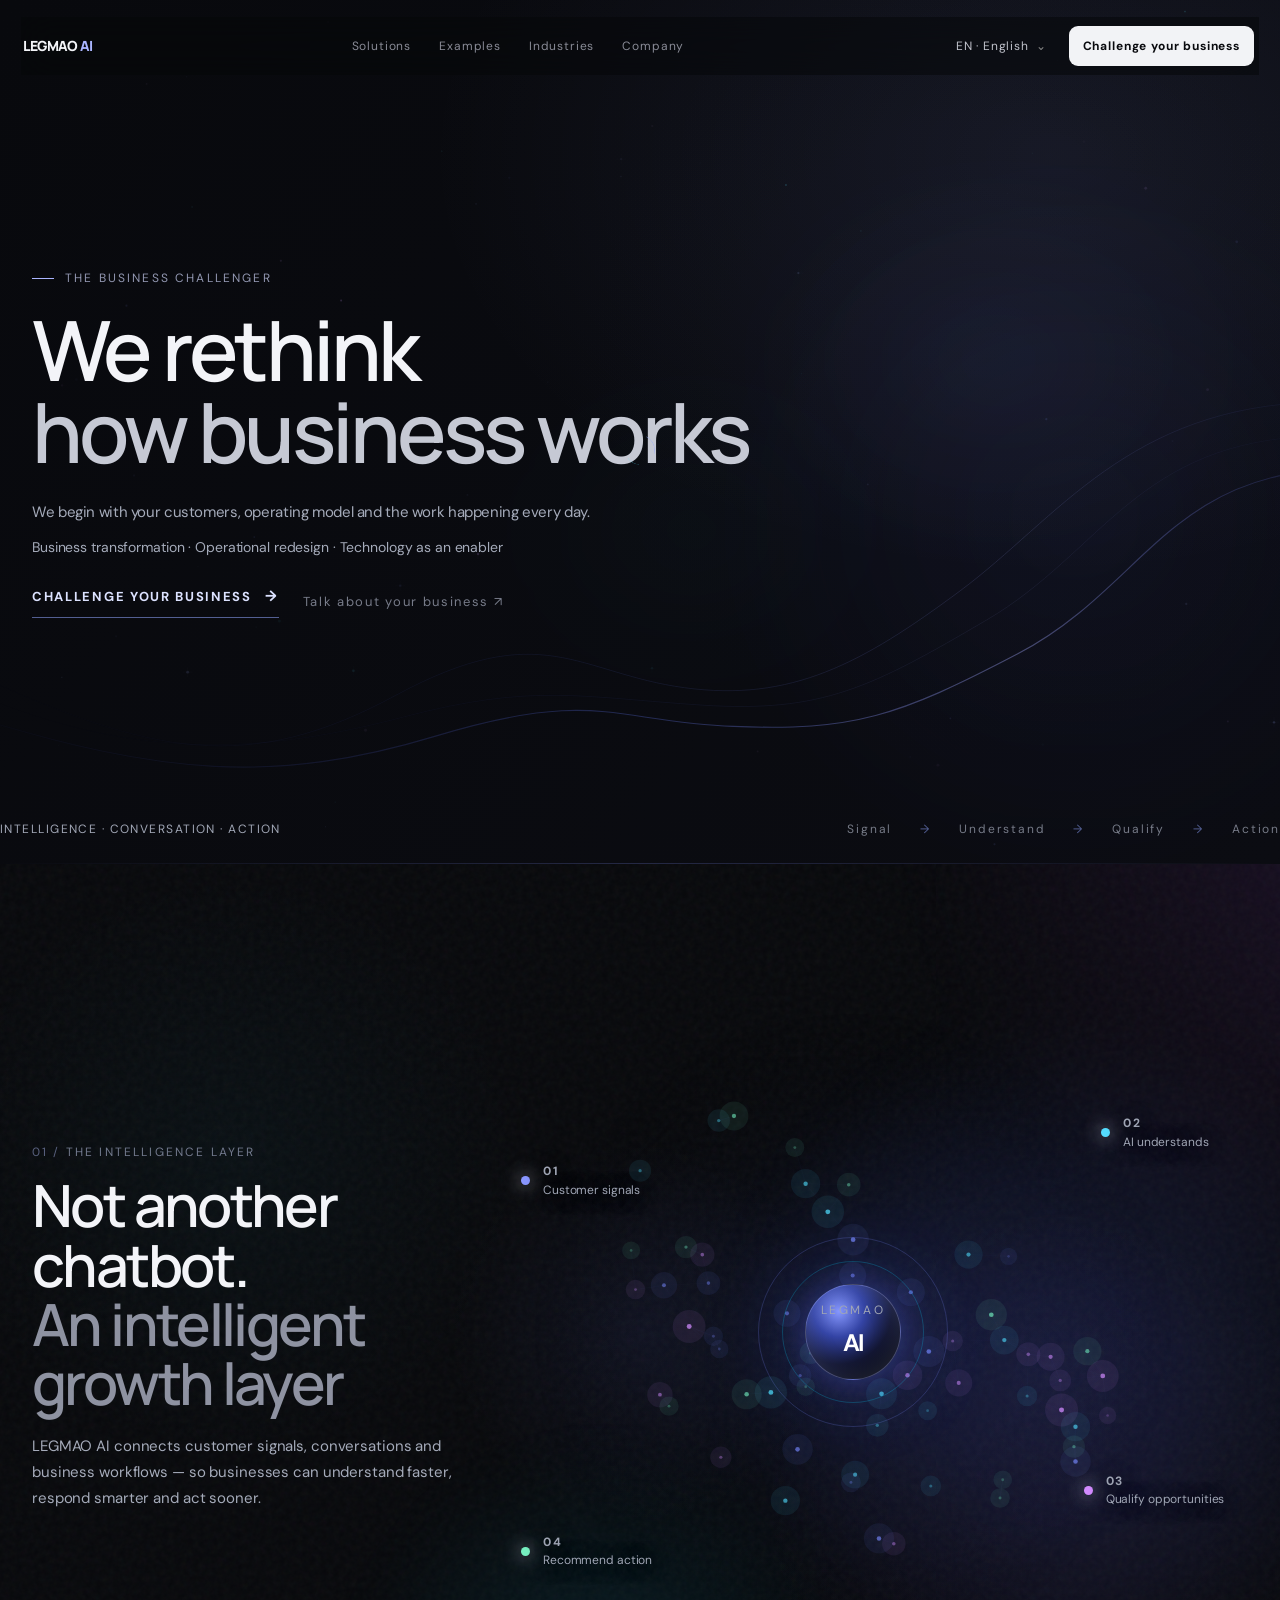
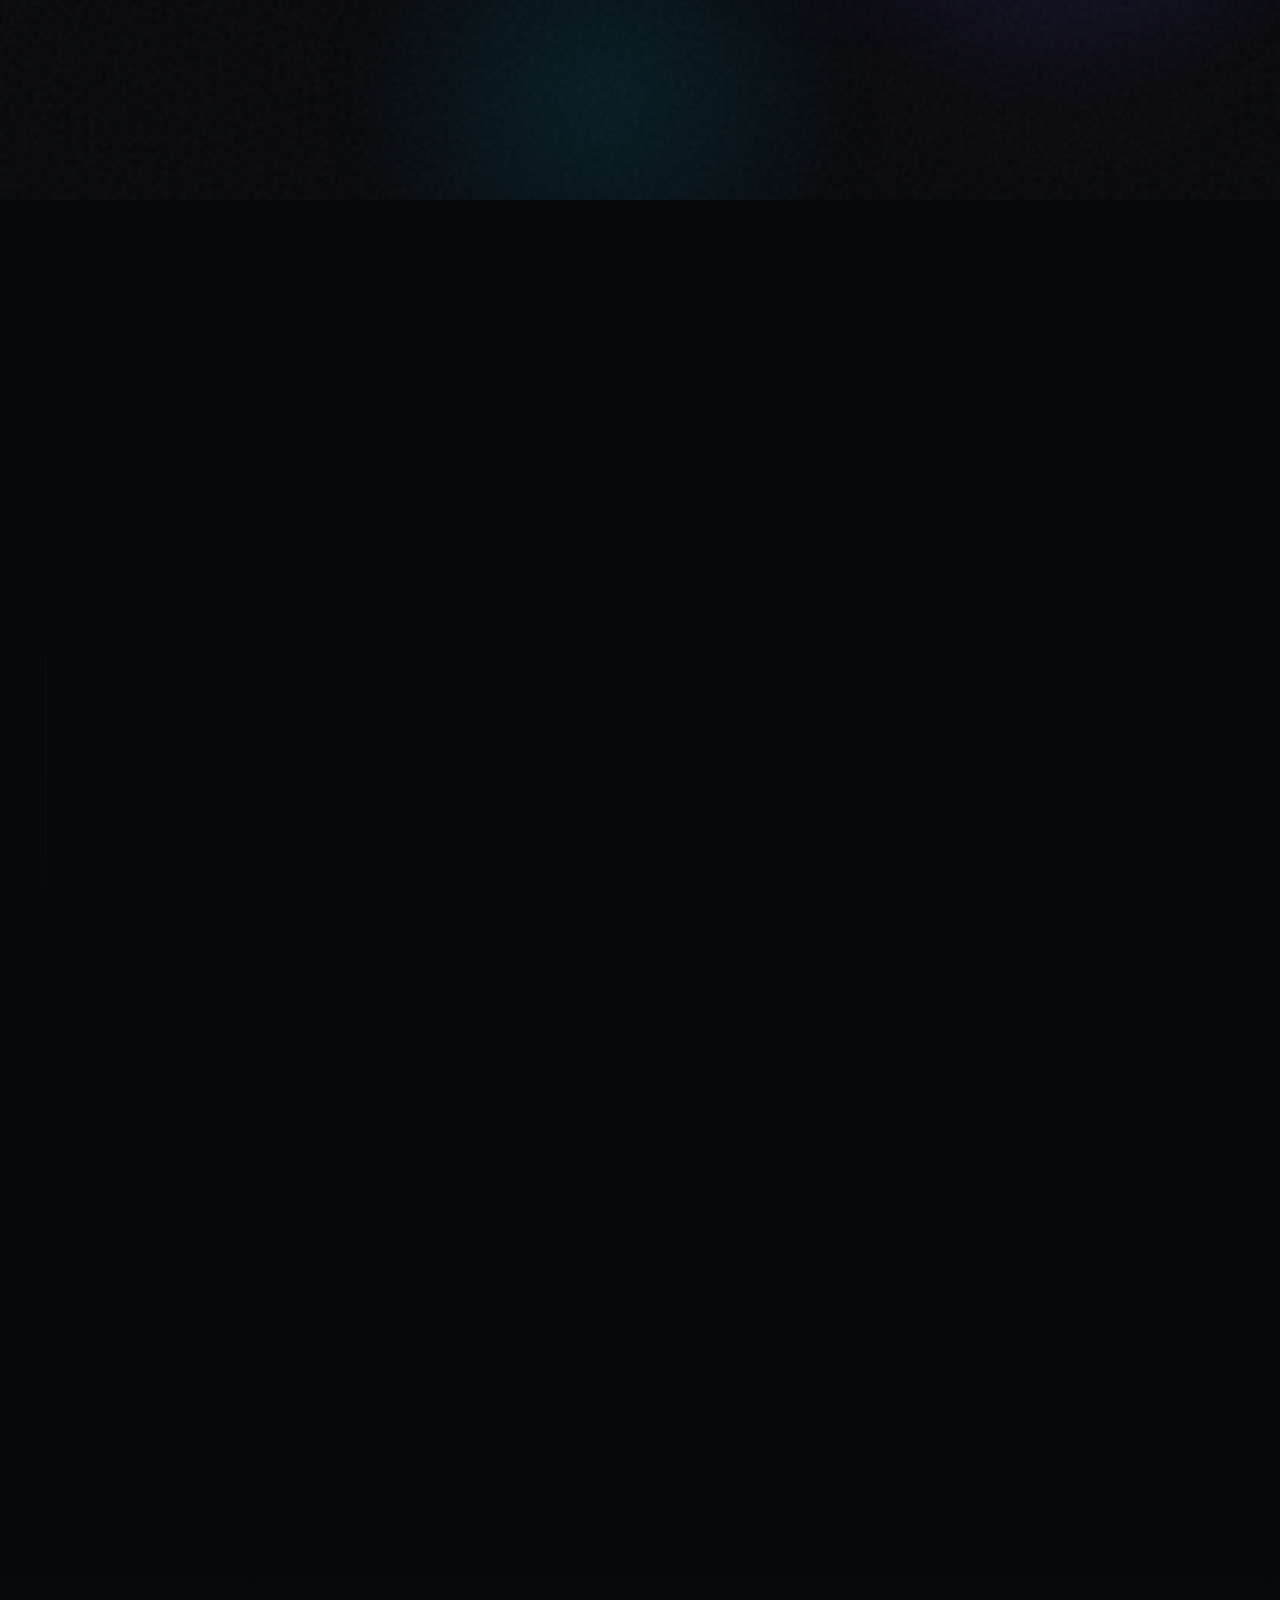
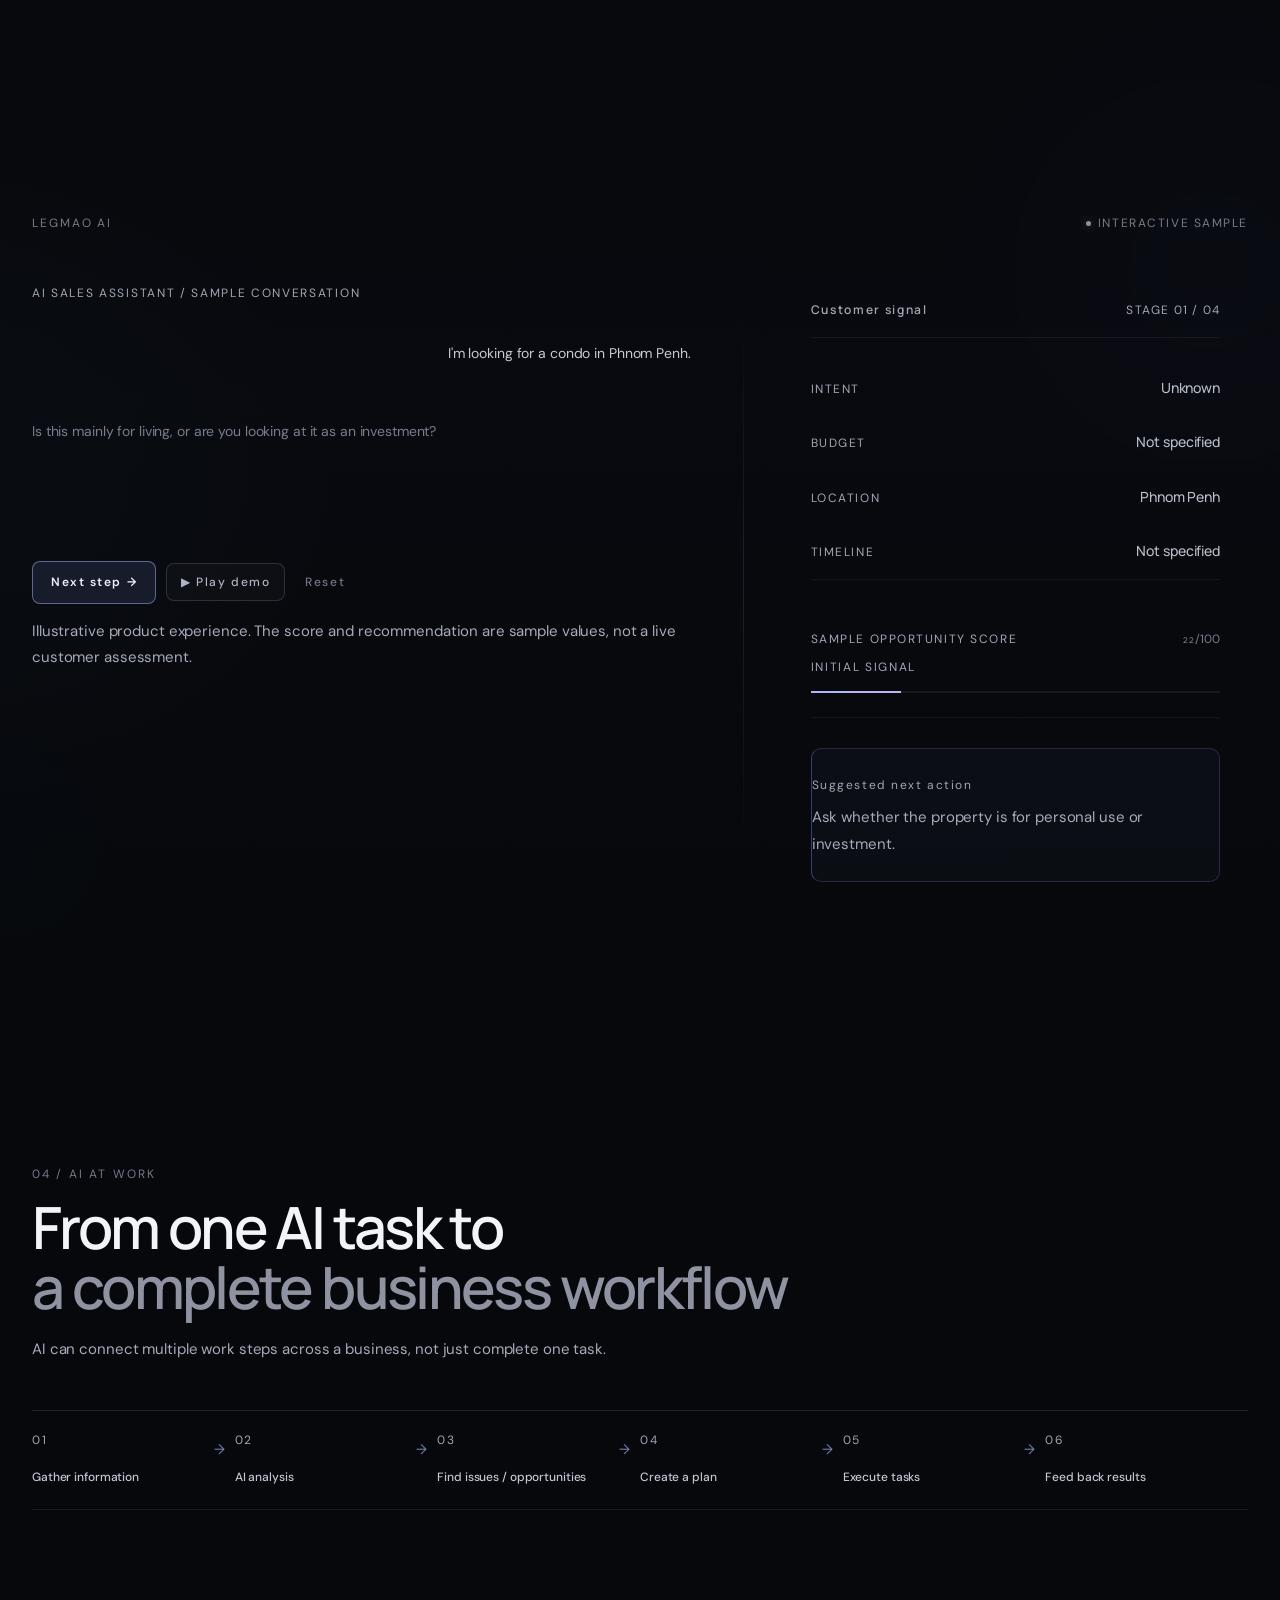
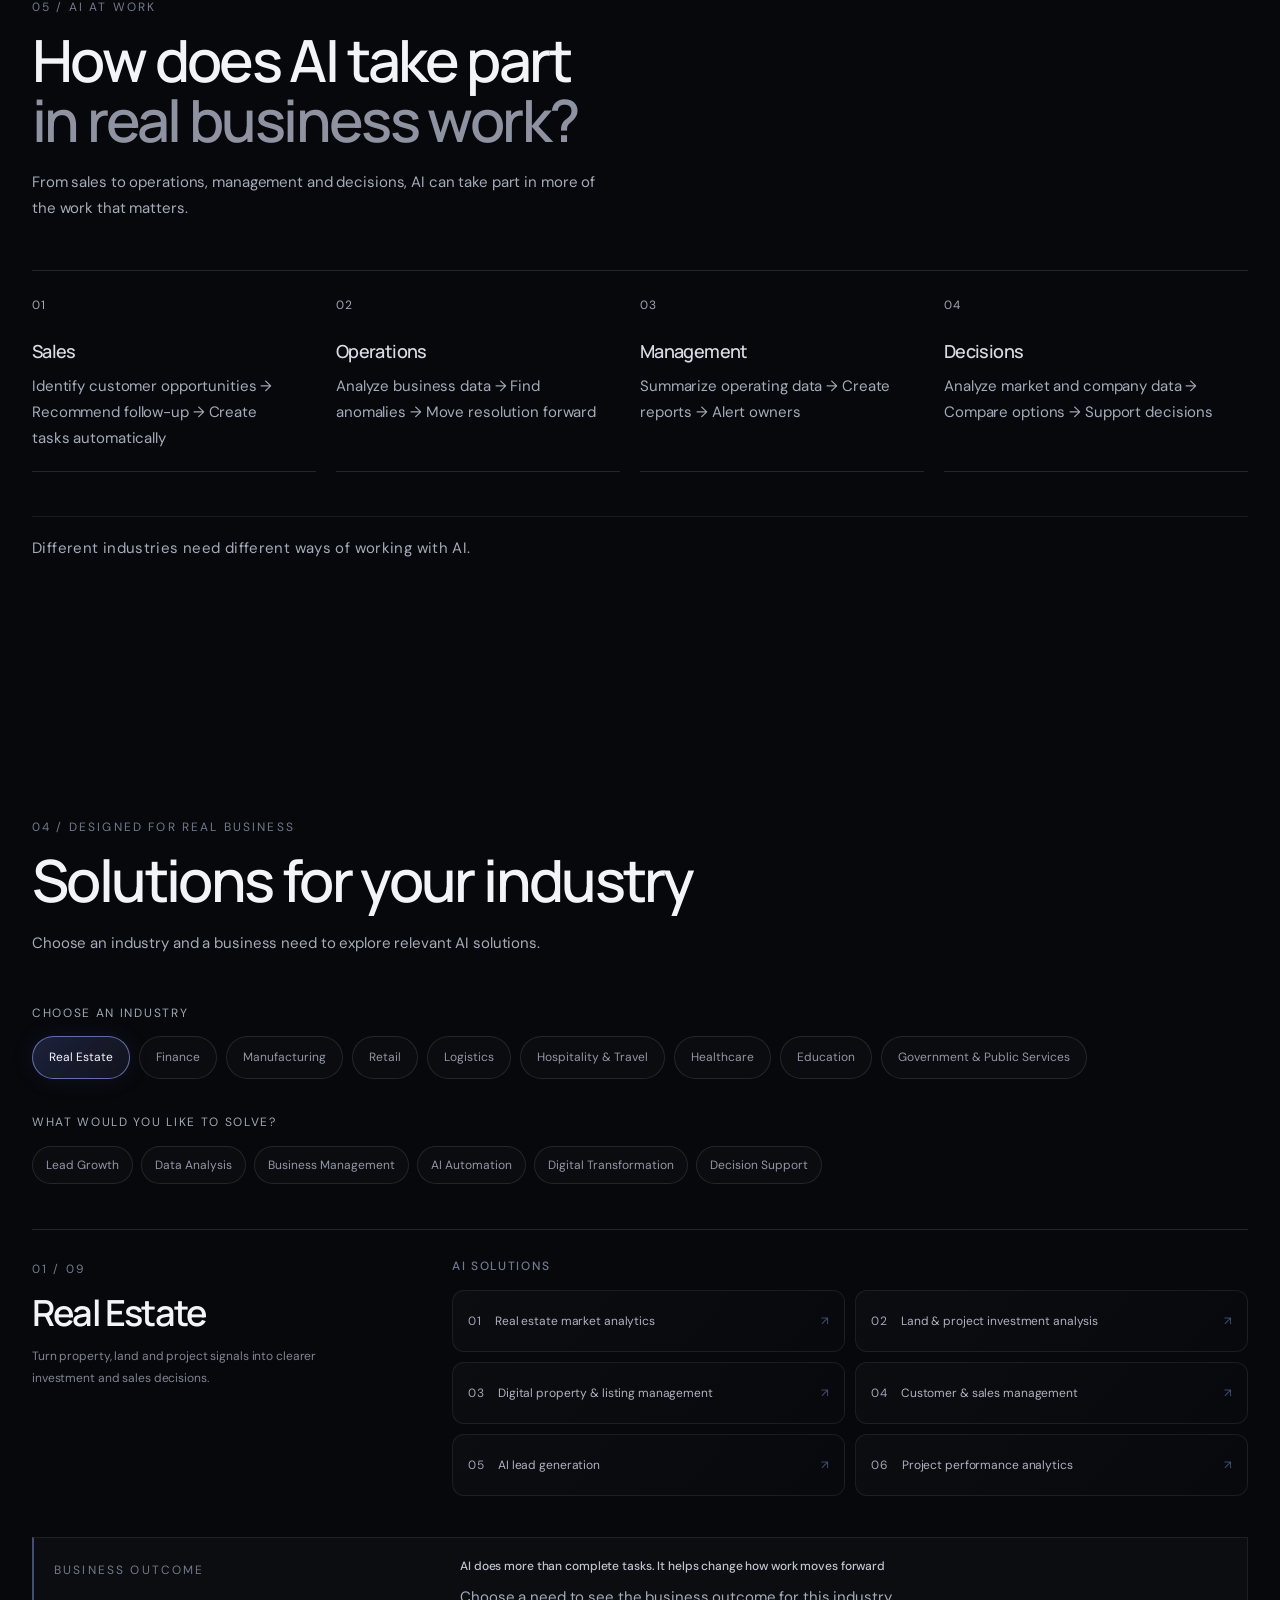
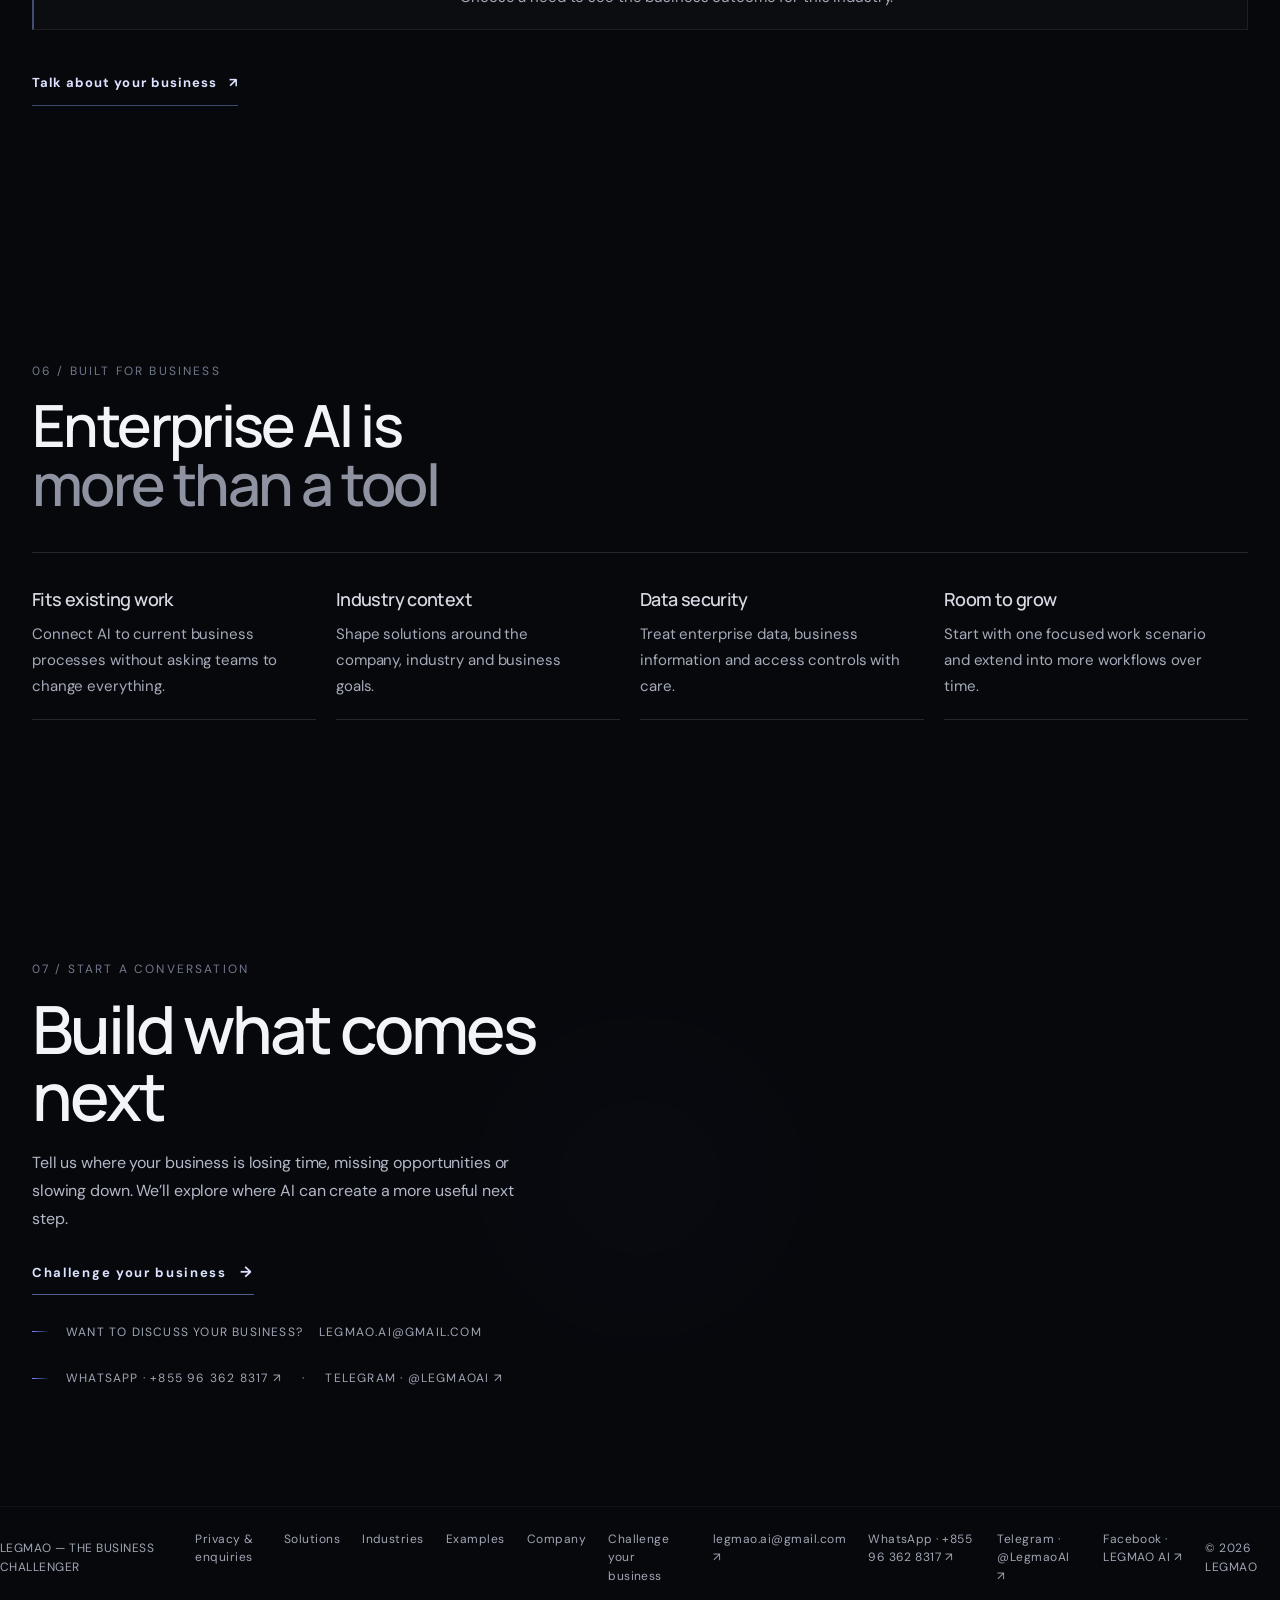
<file: index.html>
<!DOCTYPE html>

<html lang="en">
<head><script src="assets/site-copy.js?v=20261009-ready1" defer></script>
<meta charset="utf-8"/>
<meta content="width=device-width, initial-scale=1" name="viewport"/>
<meta content="LEGMAO starts with the business challenge, then considers the role of technology." name="description"/>
<meta content="#07080b" name="theme-color"/>
<title>LEGMAO — The Business Challenger</title>
<link href="https://fonts.googleapis.com" rel="preconnect"/>
<link crossorigin="" href="https://fonts.gstatic.com" rel="preconnect"/>
<link href="https://fonts.googleapis.com/css2?family=DM+Sans:wght@400;500;600;700&amp;family=Manrope:wght@400;500;600;700;800&amp;display=swap" rel="stylesheet"/>

  <link rel="stylesheet" href="assets/style.css?v=20261009-ready1">
<link rel="stylesheet" href="assets/mobile.css?v=20261008-mobile2"><link rel="stylesheet" href="assets/readiness.css?v=20261009-ready1"></head>
<body>
<div class="cursorDot" id="cursorDot" aria-hidden="true"></div><div class="cursorRing" id="cursorRing" aria-hidden="true"></div>
<a class="skip" href="#main">Skip to content</a>
<nav aria-label="Main navigation" class="nav">
<a aria-label="LEGMAO AI home" class="logo" href="#top">LEGMAO <i>AI</i></a>
<div class="navlinks" id="navlinks"><a data-i18n="navPlatform" href="solutions.html">Platform</a><a data-i18n="navIntelligence" href="case-studies.html">Intelligence</a><a data-i18n="navIndustries" href="industries.html">Industries</a><a data-i18n="navCompany" href="company.html">Company</a></div>
<div class="navright">
<details class="lang" id="langPicker"><summary aria-label="Choose language" id="langLabel">EN · English</summary><div class="langmenu" id="langMenu">
<a data-lang="en" href="?lang=en">EN · English</a><a data-lang="zh" href="?lang=zh">中文 · 简体</a><a data-lang="zh-tw" href="?lang=zh-tw">繁體中文</a><a data-lang="km" href="?lang=km">ខ្មែរ · Khmer</a><a data-lang="ja" href="?lang=ja">日本語</a><a data-lang="ko" href="?lang=ko">한국어</a><a data-lang="th" href="?lang=th">ไทย · Thai</a><a data-lang="vi" href="?lang=vi">Tiếng Việt</a><a data-lang="id" href="?lang=id">Bahasa Indonesia</a><a data-lang="fr" href="?lang=fr">Français</a><a data-lang="es" href="?lang=es">Español</a><a data-lang="de" href="?lang=de">Deutsch</a>
</div></details>
<a class="navcta" data-i18n="talk" href="challenge.html">Challenge your business</a>
<button aria-controls="navlinks" aria-expanded="false" aria-label="Open navigation" class="menuToggle" id="menuToggle" type="button">&#9776;</button>
</div>
</nav>
<header class="hero" id="top">
<div class="heroGlow"></div>
<div aria-hidden="true" class="heroCore"><div class="coreRing ring1"></div><div class="coreRing ring2"></div><div class="coreRing ring3"></div><div class="corePulse"></div></div><canvas class="heroParticles" id="heroParticles" aria-hidden="true"></canvas><div class="heroAurora auroraA" aria-hidden="true"></div><div class="heroAurora auroraB" aria-hidden="true"></div>
<svg aria-hidden="true" class="heroLines" preserveaspectratio="none" viewbox="0 0 1440 500"><defs><lineargradient id="wave" x1="0" x2="1" y1="0" y2="0"><stop offset="0" stop-color="#343b8d" stop-opacity=".08"></stop><stop offset=".48" stop-color="#647bff" stop-opacity=".7"></stop><stop offset=".78" stop-color="#a4aaff"></stop><stop offset="1" stop-color="#6c7dff" stop-opacity=".35"></stop></lineargradient></defs><path d="M-30 365 C170 450 280 470 445 388 S650 365 770 380 970 355 1080 280 1270 90 1480 85"></path><path d="M-30 385 C160 460 310 445 455 410 S655 390 790 398 980 380 1110 310 1280 125 1480 120"></path><path d="M-30 410 C180 470 310 480 490 430 S690 415 825 420 1010 410 1145 345 1310 170 1480 155"></path></svg>
<div class="wrap">
<div class="heroContent reveal show">
<div class="eyebrow" data-i18n="eyebrow">THE BUSINESS CHALLENGER</div>
<h1 data-i18n="heroTitle">We rethink <span>how business works.</span></h1>
<p class="heroLead" data-i18n="heroLead">We begin with your customers, operating model and the work happening every day.</p>
<p class="heroSub" data-i18n="heroSub">Business transformation · Operational redesign · Technology as an enabler</p>
<div class="heroActions"><a class="textbtn" data-i18n="watch" href="challenge.html">CHALLENGE YOUR BUSINESS <span>→</span></a><a class="secondaryLink" data-i18n="contactLink" href="challenge.html">Talk about your business ↗</a></div>
</div>
<div class="heroFoot"><small data-i18n="heroFoot">INTELLIGENCE · CONVERSATION · ACTION</small><div class="processMini"><span>SIGNAL</span><b>→</b><span>UNDERSTAND</span><b>→</b><span>QUALIFY</span><b>→</b><span>ACTION</span></div></div>
</div>
</header>
<main id="main">
<section class="section intelligenceField" id="platform">
<div aria-hidden="true" class="fieldAtmosphere"></div>
<div aria-hidden="true" class="fieldNoise"></div>
<div class="wrap fieldWrap">
<div class="fieldCopy reveal">
<div class="kicker"><span>01 /</span> <span data-i18n="platformKicker">The intelligence layer</span></div>
<h2 data-i18n="platformTitle">Not another chatbot.<br/><span>An intelligent growth layer.</span></h2>
<p class="lead" data-i18n="platformLead">LEGMAO AI connects customer signals, conversations and business workflows — so businesses can understand faster, respond smarter and act sooner.</p>
<div aria-hidden="true" class="fieldLegend">
<span><i></i> SIGNAL</span><span><i></i> CONTEXT</span><span><i></i> INTENT</span><span><i></i> ACTION</span>
</div>
</div>
<div aria-label="LEGMAO AI intelligence field visualization" class="intelligenceFieldVisual">
<canvas id="signalCanvas"></canvas>
<div class="fieldCore">
<div class="coreHalo coreHaloA"></div><div class="coreHalo coreHaloB"></div>
<div class="coreOrb"><span>LEGMAO</span><b>AI</b></div>
</div>
<div class="fieldNode nodeSignal"><span class="nodeDot"></span><b>01</b><small data-i18n="flow1Title">Customer signals</small></div>
<div class="fieldNode nodeContext"><span class="nodeDot"></span><b>02</b><small data-i18n="flow2Title">AI understands</small></div>
<div class="fieldNode nodeIntent"><span class="nodeDot"></span><b>03</b><small data-i18n="flow3Title">Qualify opportunities</small></div>
<div class="fieldNode nodeAction"><span class="nodeDot"></span><b>04</b><small data-i18n="flow4Title">Recommend action</small></div>

</div>
</div>
</section>
<section class="section capSection"><div class="wrap">
<div class="sectionHead reveal"><div class="kicker">02 / <span data-i18n="capKicker">What AI can do</span></div><h2 data-i18n="capTitle">AI does more than answer.<br/><span>It takes part in the work.</span></h2><p class="lead" data-i18n="capLead">From analyzing data to managing business, automating tasks and supporting decisions, AI can become part of everyday work.</p></div>
<div class="capStream">
<article class="capLine reveal"><span>01</span><h3 data-i18n="cap1Title">Data analysis</h3><p data-i18n="cap1Copy">AI organizes and analyzes business data to uncover trends, issues and opportunities.</p><b>↗</b></article>
<article class="capLine reveal"><span>02</span><h3 data-i18n="cap2Title">Customer management</h3><p data-i18n="cap2Copy">AI helps manage customer information, follow-ups and sales opportunities.</p><b>↗</b></article>
<article class="capLine reveal"><span>03</span><h3 data-i18n="cap3Title">Business operations</h3><p data-i18n="cap3Copy">AI helps coordinate projects, tasks, processes and day-to-day operations.</p><b>↗</b></article>
<article class="capLine reveal"><span>04</span><h3 data-i18n="cap4Title">Intelligent automation</h3><p data-i18n="cap4Copy">Hand repetitive, time-consuming work to AI to complete automatically.</p><b>↗</b></article>
<article class="capLine reveal"><span>05</span><h3 data-i18n="cap5Title">Knowledge & content</h3><p data-i18n="cap5Copy">Organize materials, create content and make enterprise knowledge easier to use.</p><b>↗</b></article>
<article class="capLine reveal"><span>06</span><h3 data-i18n="cap6Title">Decision support</h3><p data-i18n="cap6Copy">Bring key information together, compare options and support management decisions.</p><b>↗</b></article>
</div>
</div></section>
<section class="workspace" id="intelligence"><div class="wrap">
<div class="sectionHead reveal"><div class="kicker">03 / <span data-i18n="demoKicker">A real work example</span></div><h2 data-i18n="demoStoryTitle">Let AI take part<br/><span>in real work.</span></h2><p class="lead" data-i18n="demoStoryLead">From gathering information and analyzing data to creating a plan and moving execution forward, AI can take part in a complete business workflow.</p></div>
<div class="workspaceShell reveal">
<div class="workspaceBar"><div class="windowDots"><i></i><i></i><i></i></div><div class="workspaceName">LEGMAO AI</div><div class="liveTag"><i></i><span data-i18n="sampleTag">INTERACTIVE SAMPLE</span></div></div>
<div class="workspaceGrid">
<div class="conversation"><div class="panelLabel" data-i18n="conversationLabel">AI sales assistant / sample conversation</div><div aria-live="polite" class="chatMessages" id="chatMessages"><div class="msg user">I'm looking for a condo in Phnom Penh.</div><div class="msg ai">Is this mainly for living, or are you looking at it as an investment?</div></div><div class="chatControls"><button aria-label="Next demo step" class="demoBtn primary" id="nextStep" type="button" data-runtime-i18n="next">Next step →</button><button aria-label="Play demo" aria-pressed="false" class="demoBtn" id="autoPlay" type="button" data-runtime-i18n="play">▶ Play demo</button><button aria-label="Reset demo" class="demoBtn ghost" id="resetDemo" type="button" data-runtime-i18n="reset">Reset</button></div><p class="demoHint" data-i18n="demoHint">Illustrative product experience. The score and recommendation are sample values, not a live customer assessment.</p></div>
<aside aria-label="Extracted customer signals" class="insightPanel" id="insightPanel"><div class="signalTitle"><span data-i18n="signalTitle">Customer signal</span><small aria-live="polite" id="stageLabel">STAGE 01 / 04</small></div><div class="fieldList"><div class="field"><label data-i18n="intentLabel">INTENT</label><strong id="intentValue">Investment</strong></div><div class="field"><label data-i18n="budgetLabel">BUDGET</label><strong id="budgetValue">$150K</strong></div><div class="field"><label data-i18n="locationLabel">LOCATION</label><strong id="locationValue">Phnom Penh</strong></div><div class="field"><label data-i18n="timelineLabel">TIMELINE</label><strong id="timelineValue">Not specified</strong></div></div><div class="scoreWrap"><div class="scoreHead"><span data-i18n="scoreLabel">SAMPLE OPPORTUNITY SCORE</span><div class="scoreValue"><span id="scoreValue">42</span><small>/100</small></div></div><div class="scoreState" id="scoreState">SIGNAL DETECTED</div><div aria-label="Sample opportunity score" aria-valuemax="100" aria-valuemin="0" aria-valuenow="42" class="scoreTrack" id="scoreTrack" role="progressbar"><i id="scoreBar"></i></div></div><div class="nextAction"><label data-i18n="nextActionLabel">SUGGESTED NEXT ACTION</label><p id="nextActionText">Ask whether the property is for personal use or investment.</p></div></aside>
</div>
</div>
</div></section>
<section class="section workScenarios"><div class="wrap"><div class="sectionHead reveal"><div class="kicker">04 / <span>AI at work</span></div><h2 data-i18n="workflowTitle">From one AI task to<br/><span>a complete business workflow.</span></h2><p class="lead" data-i18n="workflowLead">AI can connect the many steps of work across an organization, not just complete a single task.</p></div><ol class="workFlow" aria-label="AI business workflow"><li><span>01</span><b data-i18n="workStep1">Gather information</b></li><li><span>02</span><b data-i18n="workStep2">AI analysis</b></li><li><span>03</span><b data-i18n="workStep3">Find issues / opportunities</b></li><li><span>04</span><b data-i18n="workStep4">Create a plan</b></li><li><span>05</span><b data-i18n="workStep5">Execute tasks</b></li><li><span>06</span><b data-i18n="workStep6">Feed back results</b></li></ol><div class="sectionHead scenarioIntro reveal"><div class="kicker">05 / <span>AI at work</span></div><h2 data-i18n="scenarioTitle">How does AI take part<br/><span>in real business work?</span></h2><p class="lead" data-i18n="scenarioLead">From sales and operations to management and decisions, AI can take part in more of the work that matters.</p></div><div class="scenarioGrid"><article class="scenarioItem reveal"><span>01</span><h3 data-i18n="scenarioSales">Sales</h3><p data-i18n="scenarioSalesCopy">Find customers → Analyze needs → Recommend follow-up → Create sales tasks</p></article><article class="scenarioItem reveal"><span>02</span><h3 data-i18n="scenarioOps">Operations</h3><p data-i18n="scenarioOpsCopy">Analyze the business → Find anomalies → Suggest a response → Automate repeat tasks</p></article><article class="scenarioItem reveal"><span>03</span><h3 data-i18n="scenarioManage">Management</h3><p data-i18n="scenarioManageCopy">Bring data together → Spot issues → Create reports → Alert owners</p></article><article class="scenarioItem reveal"><span>04</span><h3 data-i18n="scenarioDecision">Decisions</h3><p data-i18n="scenarioDecisionCopy">Organize information → Analyze trends → Compare options → Support decisions</p></article></div><p class="industryBridge" data-i18n="industryBridge">Different industries need different ways of working with AI.</p></div></section>
<section class="section industrySection" id="industries"><div class="wrap">
<div class="sectionHead reveal"><div class="kicker">04 / <span data-i18n="industryKicker">Designed for real business</span></div><h2 data-i18n="industryTitle">Solutions for every industry</h2><p class="lead" data-i18n="industryLead">Choose an industry and a business need to explore relevant ways LEGMAO AI can help.</p></div>
<div class="industrySelector reveal">
<div class="industrySelectorLabel" data-industry-ui="industryPrompt">Choose an industry</div><div aria-label="Industry solutions" class="industryTabs" id="industryTabs" role="tablist"></div>
<div class="industryNeedBlock"><div class="industrySelectorLabel" data-industry-ui="needPrompt">What would you like to solve?</div><div aria-label="Filter solutions by need" class="industryNeeds" id="industryNeeds"></div></div>
<div aria-live="polite" class="industrySolutions" id="industrySolutions" role="tabpanel"></div>
<a class="industryCTA" data-industry-ui="cta" href="challenge.html">Talk about your business <span aria-hidden="true">↗</span></a>
</div>
</div></section>
<section class="section trustSection"><div class="wrap"><div class="sectionHead reveal"><div class="kicker">06 / <span data-i18n="trustKicker">Built for business</span></div><h2 data-i18n="trustTitle">Enterprise AI is<br/><span>more than a tool.</span></h2></div><div class="trustGrid"><article class="trustItem reveal"><h3 data-i18n="trust1Title">Fits existing work</h3><p data-i18n="trust1Copy">Connect AI to current business processes without asking teams to change everything.</p></article><article class="trustItem reveal"><h3 data-i18n="trust2Title">Industry context</h3><p data-i18n="trust2Copy">Shape solutions around the company, industry and business goals.</p></article><article class="trustItem reveal"><h3 data-i18n="trust3Title">Data security</h3><p data-i18n="trust3Copy">Treat enterprise data, business information and access controls with care.</p></article><article class="trustItem reveal"><h3 data-i18n="trust4Title">Room to grow</h3><p data-i18n="trust4Copy">Start with one focused work scenario and extend into more workflows over time.</p></article></div></div></section>
<section class="cta" id="company"><div class="wrap ctaInner reveal"><div class="kicker">07 / <span data-i18n="ctaKicker">Move business forward</span></div><h2 data-i18n="ctaTitle">Bring AI into your business.</h2><p class="lead" data-i18n="ctaLead">Start with one real piece of work. Let AI take part in more business processes over time and keep the business moving forward.</p><a class="textbtn" data-i18n="ctaButton" href="challenge.html">Explore AI solutions <span>→</span></a><div class="contactHint" data-i18n="contactHint">Want to discuss your business? <a href="mailto:legmao.ai@gmail.com">legmao.ai@gmail.com</a></div> <div class="contactHint"><a href="https://wa.me/855963628317" target="_blank" rel="noopener noreferrer">WhatsApp · +855 96 362 8317 ↗</a> &nbsp;·&nbsp; <a href="https://t.me/LegmaoAI" target="_blank" rel="noopener noreferrer">Telegram · @LegmaoAI ↗</a></div></div></section>
</main>
<footer class="footer"><div data-i18n="footerBrand">LEGMAO — THE BUSINESS CHALLENGER</div><div class="footerlinks"><a href="privacy.html" data-site-copy="privacy">Privacy &amp; enquiries</a><a href="solutions.html" data-i18n="navPlatform">Platform</a><a href="industries.html" data-i18n="navIndustries">Industries</a><a href="case-studies.html" data-i18n="navIntelligence">Examples</a><a href="company.html" data-i18n="navCompany">Company</a><a href="challenge.html" data-i18n="talk">Challenge</a><a href="mailto:legmao.ai@gmail.com">legmao.ai@gmail.com ↗</a><a href="https://wa.me/855963628317" target="_blank" rel="noopener noreferrer">WhatsApp · +855 96 362 8317 ↗</a><a href="https://t.me/LegmaoAI" target="_blank" rel="noopener noreferrer">Telegram · @LegmaoAI ↗</a><a href="https://web.facebook.com/profile.php?id=61595168339296" target="_blank" rel="noopener noreferrer">Facebook · LEGMAO AI ↗</a></div><div>© <span id="year">2026</span> LEGMAO</div></footer>

  <script src="assets/script.js?v=20261009-ready1" defer></script>
  <script src="assets/title-punctuation.js?v=20261009-ready1" defer></script>
<script src="assets/mobile.js?v=20261008-mobile2" defer></script><script src="assets/site-ux.js?v=20261009-ready1" defer></script></body>
</html>
</file>
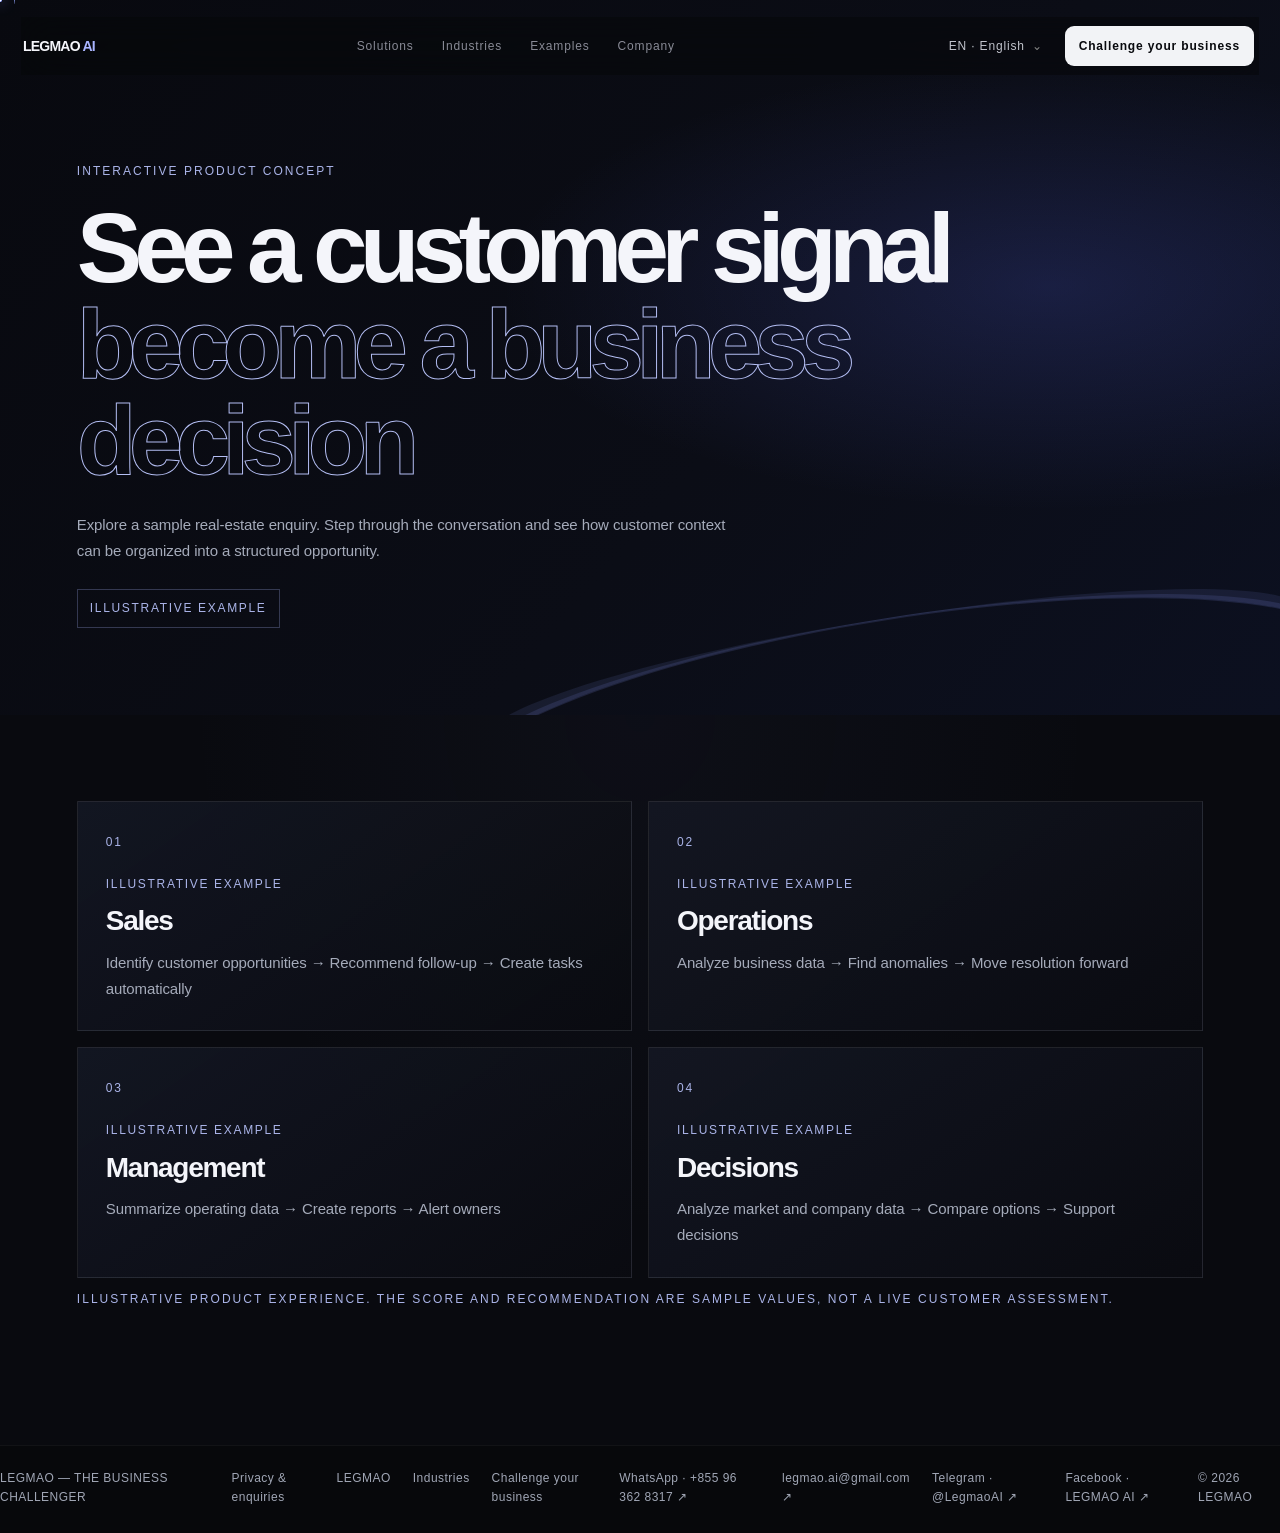
<file: case-studies.html>
<!doctype html>
<html lang="en">
<head><script src="assets/site-copy.js?v=20261009-ready1" defer></script><meta charset="utf-8"><meta name="viewport" content="width=device-width,initial-scale=1"><meta name="theme-color" content="#07080b"><meta name="description" content="Illustrative examples for exploring how business questions can be reframed."><title>Illustrative Examples — LEGMAO</title><link rel="stylesheet" href="assets/style.css?v=20261009-ready1"><link rel="stylesheet" href="assets/pages.css?v=20261009-ready1"><script src="assets/page-data.js?v=20261009-ready1" defer></script><script src="assets/pages.js?v=20261009-ready1" defer></script><link rel="stylesheet" href="assets/mobile.css?v=20261008-mobile2"><link rel="stylesheet" href="assets/readiness.css?v=20261009-ready1"></head>
<body class="subPage" data-page="cases">
  <div class="cursorDot" id="cursorDot" aria-hidden="true"></div><div class="cursorRing" id="cursorRing" aria-hidden="true"></div>
  <a class="skip" href="#page-main" data-i18n="skipLabel">Skip to content</a>
  <nav class="nav" aria-label="Main navigation"><a class="logo" href="index.html">LEGMAO <i>AI</i></a><div class="navlinks" id="pageNav"><a href="solutions.html" data-i18n="navPlatform">Platform</a><a href="industries.html" data-i18n="navIndustries">Industries</a><a href="case-studies.html" data-i18n="navIntelligence">Intelligence</a><a href="company.html" data-i18n="navCompany">Company</a></div><div class="navright"><details class="lang" id="pageLang"><summary id="pageLangLabel" aria-label="Choose language">EN · English</summary><div class="langmenu" id="pageLangMenu"></div></details><a class="navcta" href="challenge.html" data-i18n="talk">Challenge your business</a><button class="menuToggle" id="pageMenuToggle" aria-expanded="false" aria-controls="pageNav" aria-label="Open navigation">☰</button></div></nav>
  <main id="page-main"><header class="pageHero"><div class="wrap"><div class="pageKicker" data-copy="demoKicker">A real work example</div><h1 data-copy="demoTitle">See AI take part<br><span>in the work.</span></h1><p class="pageLead" data-copy="demoLead"></p><p class="illustrativeFlag" data-copy="illustrativeLabel">ILLUSTRATIVE EXAMPLE</p></div></header><section class="pageSection"><div class="wrap"><div class="exampleGrid" id="exampleGrid"></div><p class="pageCaution" data-copy="demoHint"></p></div></section></main>
  <footer class="footer"><div data-copy="footerBrand">LEGMAO — THE BUSINESS CHALLENGER</div><div class="footerlinks"><a href="privacy.html" data-site-copy="privacy">Privacy &amp; enquiries</a><a href="index.html">LEGMAO</a><a href="industries.html" data-i18n="navIndustries">Industries</a><a href="challenge.html" data-i18n="talk">Challenge</a><a href="https://wa.me/855963628317" target="_blank" rel="noopener noreferrer">WhatsApp · +855 96 362 8317 ↗</a><a href="mailto:legmao.ai@gmail.com">legmao.ai@gmail.com ↗</a><a href="https://t.me/LegmaoAI" target="_blank" rel="noopener noreferrer">Telegram · @LegmaoAI ↗</a><a href="https://web.facebook.com/profile.php?id=61595168339296" target="_blank" rel="noopener noreferrer">Facebook · LEGMAO AI ↗</a></div><div>© <span data-year></span> LEGMAO</div></footer>
  <script src="assets/title-punctuation.js?v=20261009-ready1" defer></script>
<script src="assets/mobile.js?v=20261008-mobile2" defer></script><script src="assets/site-ux.js?v=20261009-ready1" defer></script></body></html>
</file>
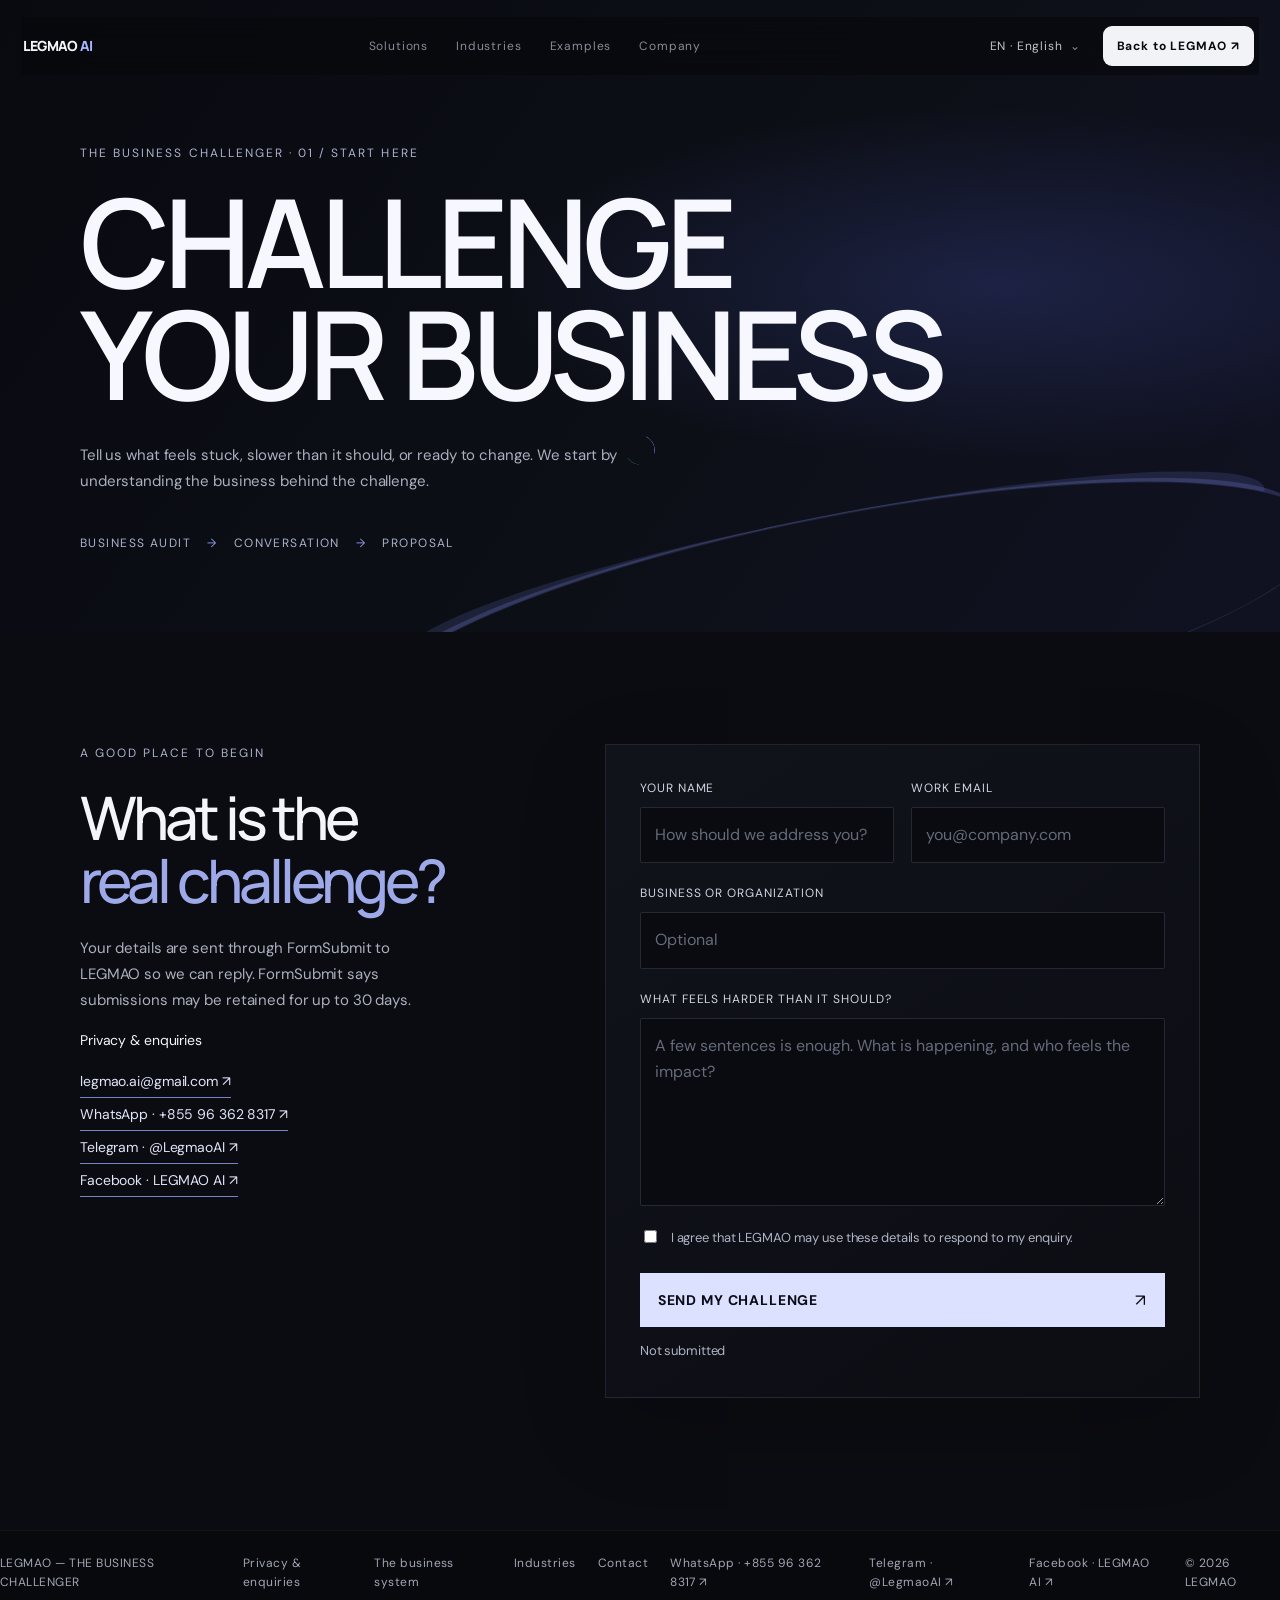
<file: challenge.html>
<!doctype html>
<html lang="en">
<head><script src="assets/site-copy.js?v=20261009-ready1" defer></script>
  <meta charset="utf-8">
  <meta name="viewport" content="width=device-width, initial-scale=1">
  <meta name="theme-color" content="#07080b">
  <meta name="description" content="Start with your business challenge. LEGMAO begins with the business, then explores the right next step.">
  <title>Challenge Your Business — LEGMAO</title>
  <link rel="preconnect" href="https://fonts.googleapis.com">
  <link rel="preconnect" href="https://fonts.gstatic.com" crossorigin>
  <link href="https://fonts.googleapis.com/css2?family=DM+Sans:wght@400;500;600;700&amp;family=Manrope:wght@400;500;600;700;800&amp;display=swap" rel="stylesheet">
  <link rel="stylesheet" href="assets/style.css?v=20261009-ready1">
  <link rel="stylesheet" href="assets/challenge.css?v=20261009-ready1">
  <script src="assets/form-client.js?v=20261009-ready1" defer></script><script src="assets/challenge.js?v=20261009-ready1" defer></script>
<link rel="stylesheet" href="assets/mobile.css?v=20261008-mobile2"><link rel="stylesheet" href="assets/readiness.css?v=20261009-ready1"></head>
<body class="challengePage">
  <div class="cursorDot" id="cursorDot" aria-hidden="true"></div><div class="cursorRing" id="cursorRing" aria-hidden="true"></div>
  <a class="skip" href="#challenge-main" data-t="skip">Skip to content</a>
  <nav class="nav" aria-label="Main navigation">
    <a class="logo" href="index.html" aria-label="LEGMAO home">LEGMAO <i>AI</i></a>
    <div class="navlinks" id="challengeNav"><a href="solutions.html" data-nav="solutions">Solutions</a><a href="industries.html" data-nav="industries">Industries</a><a href="case-studies.html" data-nav="examples">Examples</a><a href="company.html" data-nav="company">Company</a></div>
    <div class="navright">
      <details class="lang" id="challengeLang"><summary id="challengeLangLabel" aria-label="Choose language">EN · English</summary><div class="langmenu" id="challengeLangMenu"></div></details>
      <a class="navcta" href="index.html" data-t="back">Back to LEGMAO ↗</a>
      <button class="menuToggle" id="challengeMenuToggle" aria-expanded="false" aria-controls="challengeNav" aria-label="Open navigation">☰</button>
    </div>
  </nav>
  <main id="challenge-main">
    <header class="challengeHero">
      <div class="wrap">
        <p class="challengeEyebrow" data-t="eyebrow">THE BUSINESS CHALLENGER · 01 / START HERE</p>
        <h1 data-t="title">CHALLENGE<br><span>YOUR BUSINESS.</span></h1>
        <p class="challengeLead" data-t="lead">Tell us what feels stuck, slower than it should, or ready to change. We start by understanding the business behind the challenge.</p>
        <div class="challengePath" aria-label="The next steps"><span data-t="step1">Business audit</span><b>→</b><span data-t="step2">Conversation</span><b>→</b><span data-t="step3">Proposal</span></div>
      </div>
    </header>
    <section class="challengeFormSection">
      <div class="wrap challengeFormGrid">
        <div class="challengeAside">
          <p class="challengeEyebrow" data-t="formKicker">A GOOD PLACE TO BEGIN</p>
          <h2 data-t="formTitle">What is the<br><span>real challenge?</span></h2>
          <p data-t="privacy">Your enquiry is sent to LEGMAO through FormSubmit. FormSubmit states submissions may be retained for up to 30 days. Send only non-confidential information.</p>
          <a href="privacy.html" data-site-copy="privacy">Privacy &amp; enquiries</a>
          <div class="challengeContacts"><a class="challengeEmail" href="mailto:legmao.ai@gmail.com">legmao.ai@gmail.com ↗</a><a class="challengeEmail" href="https://wa.me/855963628317" target="_blank" rel="noopener noreferrer">WhatsApp · +855 96 362 8317 ↗</a><a class="challengeEmail" href="https://t.me/LegmaoAI" target="_blank" rel="noopener noreferrer">Telegram · @LegmaoAI ↗</a><a class="challengeEmail" href="https://web.facebook.com/profile.php?id=61595168339296" target="_blank" rel="noopener noreferrer">Facebook · LEGMAO AI ↗</a></div>
        </div>
        <form id="business-challenge-form" class="challengeForm" action="https://formsubmit.co/legmao.ai@gmail.com" method="POST">
          <input type="hidden" name="_url" value="https://legmaoai.github.io/challenge.html">
          <input type="text" name="_honey" tabindex="-1" autocomplete="off" aria-hidden="true" style="display:none">
          <div class="challengeFieldGrid">
            <label class="challengeField"><span data-t="name">Your name</span><input name="name" autocomplete="name" required maxlength="120" data-p="namePlaceholder" placeholder="How should we address you?"></label>
            <label class="challengeField"><span data-t="email">Work email</span><input name="email" type="email" autocomplete="email" required maxlength="254" data-p="emailPlaceholder" placeholder="you@company.com"></label>
          </div>
          <label class="challengeField"><span data-t="business">Business or organization</span><input name="business" autocomplete="organization" maxlength="160" data-p="businessPlaceholder" placeholder="Optional"></label>
          <label class="challengeField"><span data-t="challenge">What feels harder than it should?</span><textarea name="challenge" rows="6" required minlength="20" maxlength="4000" data-p="challengePlaceholder" placeholder="A few sentences is enough. What is happening, and who feels the impact?"></textarea></label>
          <label class="challengeConsent"><input type="checkbox" name="consent" required><span data-t="consent">I agree that LEGMAO may use these details to respond to my enquiry.</span></label>
          <button class="challengeSubmit" type="submit"><span data-t="submit">Send my challenge</span><b aria-hidden="true">↗</b></button>
          <p id="challengeStatus" class="challengeStatus" role="status" aria-live="polite"></p>
        </form>
      </div>
    </section>
  </main>
  <footer class="footer"><div data-t="footer">LEGMAO — THE BUSINESS CHALLENGER</div><div class="footerlinks"><a href="privacy.html" data-site-copy="privacy">Privacy &amp; enquiries</a><a href="index.html#platform" data-t="platform">The business system</a><a href="index.html#industries" data-t="industries">Industries</a><a href="mailto:legmao.ai@gmail.com" data-t="contact">Contact</a><a href="https://wa.me/855963628317" target="_blank" rel="noopener noreferrer">WhatsApp · +855 96 362 8317 ↗</a><a href="https://t.me/LegmaoAI" target="_blank" rel="noopener noreferrer">Telegram · @LegmaoAI ↗</a><a href="https://web.facebook.com/profile.php?id=61595168339296" target="_blank" rel="noopener noreferrer">Facebook · LEGMAO AI ↗</a></div><div>© <span id="year"></span> LEGMAO</div></footer>
  <script src="assets/title-punctuation.js?v=20261009-ready1" defer></script>
<script src="assets/mobile.js?v=20261008-mobile2" defer></script><script src="assets/site-ux.js?v=20261009-ready1" defer></script></body>
</html>
</file>
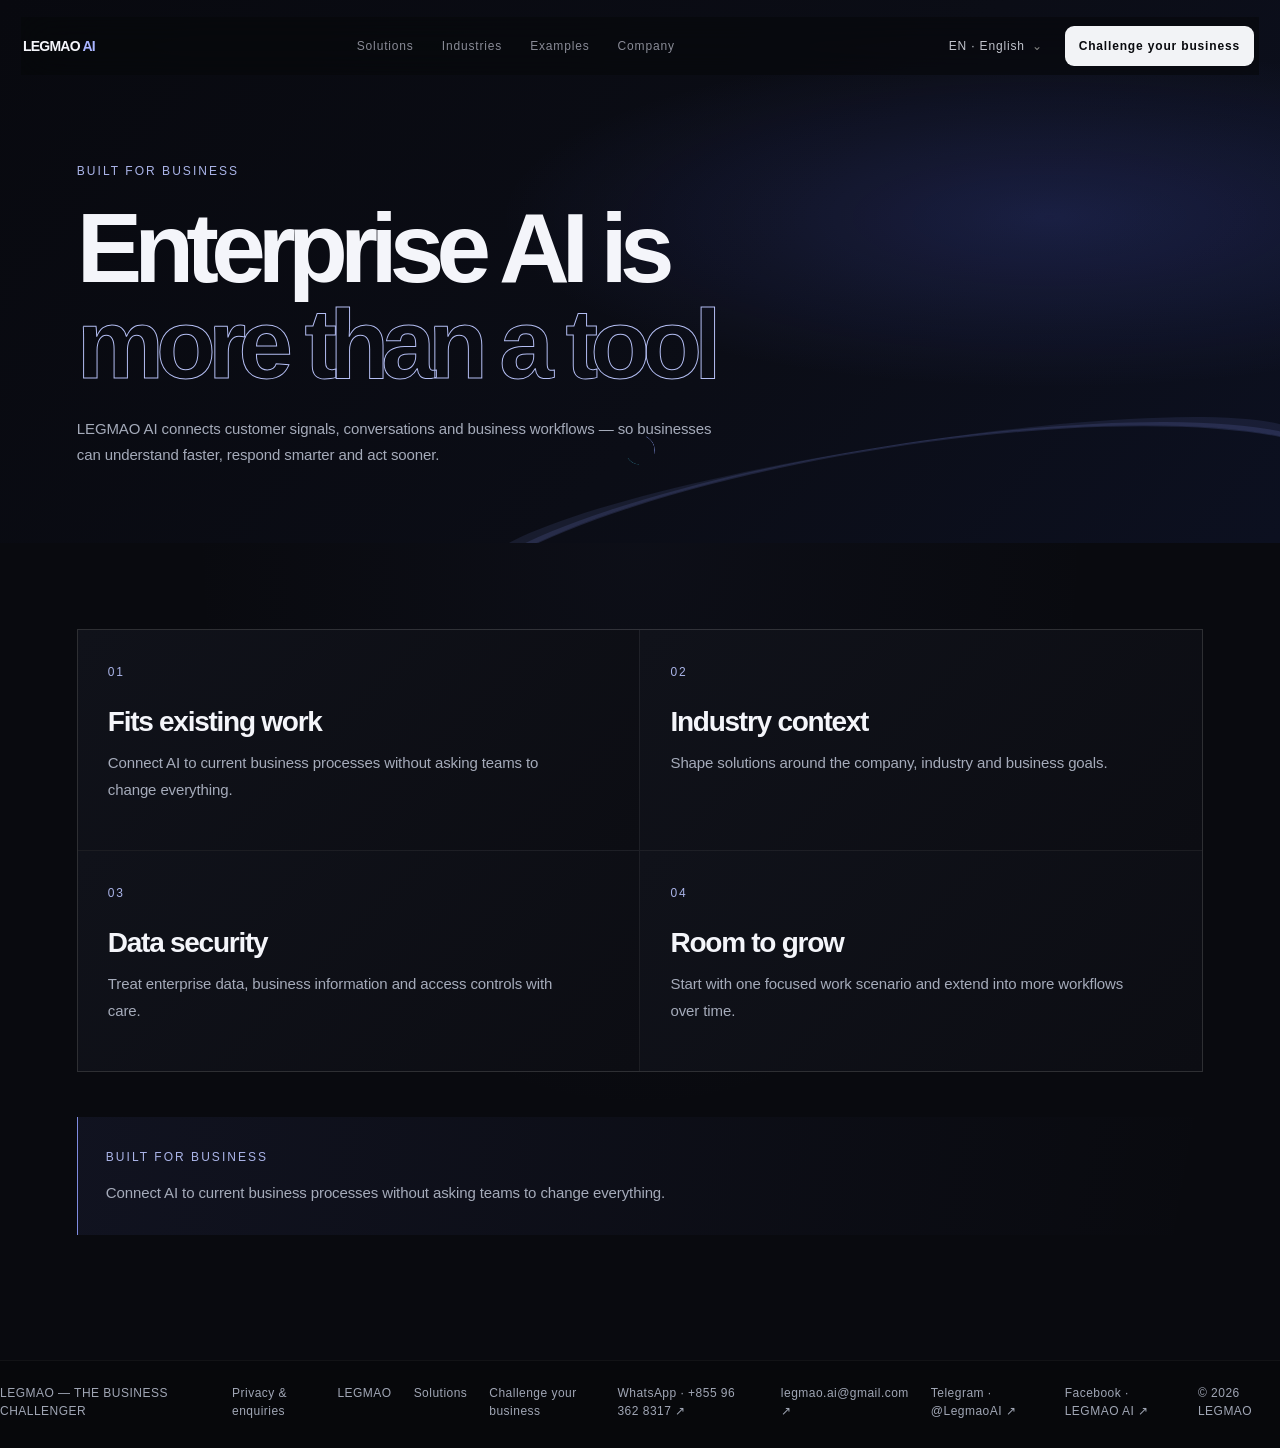
<file: company.html>
<!doctype html>
<html lang="en">
<head><script src="assets/site-copy.js?v=20261009-ready1" defer></script><meta charset="utf-8"><meta name="viewport" content="width=device-width,initial-scale=1"><meta name="theme-color" content="#07080b"><meta name="description" content="LEGMAO's business-first approach and principles."><title>Company — LEGMAO</title><link rel="stylesheet" href="assets/style.css?v=20261009-ready1"><link rel="stylesheet" href="assets/pages.css?v=20261009-ready1"><script src="assets/page-data.js?v=20261009-ready1" defer></script><script src="assets/pages.js?v=20261009-ready1" defer></script><link rel="stylesheet" href="assets/mobile.css?v=20261008-mobile2"><link rel="stylesheet" href="assets/readiness.css?v=20261009-ready1"></head>
<body class="subPage" data-page="company">
  <div class="cursorDot" id="cursorDot" aria-hidden="true"></div><div class="cursorRing" id="cursorRing" aria-hidden="true"></div>
  <a class="skip" href="#page-main" data-i18n="skipLabel">Skip to content</a>
  <nav class="nav" aria-label="Main navigation"><a class="logo" href="index.html">LEGMAO <i>AI</i></a><div class="navlinks" id="pageNav"><a href="solutions.html" data-i18n="navPlatform">Platform</a><a href="industries.html" data-i18n="navIndustries">Industries</a><a href="case-studies.html" data-i18n="navIntelligence">Intelligence</a><a href="company.html" data-i18n="navCompany">Company</a></div><div class="navright"><details class="lang" id="pageLang"><summary id="pageLangLabel" aria-label="Choose language">EN · English</summary><div class="langmenu" id="pageLangMenu"></div></details><a class="navcta" href="challenge.html" data-i18n="talk">Challenge your business</a><button class="menuToggle" id="pageMenuToggle" aria-expanded="false" aria-controls="pageNav" aria-label="Open navigation">☰</button></div></nav>
  <main id="page-main"><header class="pageHero"><div class="wrap"><div class="pageKicker" data-copy="trustKicker">Built for business</div><h1 data-copy="trustTitle">Enterprise AI is<br><span>more than a tool.</span></h1><p class="pageLead" data-copy="platformLead"></p></div></header><section class="pageSection"><div class="wrap"><div class="principlesGrid" id="principlesGrid"></div><aside class="pageNote"><span data-copy="trustKicker">Built for business</span><p data-copy="trust1Copy"></p></aside></div></section></main>
  <footer class="footer"><div data-copy="footerBrand">LEGMAO — THE BUSINESS CHALLENGER</div><div class="footerlinks"><a href="privacy.html" data-site-copy="privacy">Privacy &amp; enquiries</a><a href="index.html">LEGMAO</a><a href="solutions.html" data-i18n="navPlatform">Platform</a><a href="challenge.html" data-i18n="talk">Challenge</a><a href="https://wa.me/855963628317" target="_blank" rel="noopener noreferrer">WhatsApp · +855 96 362 8317 ↗</a><a href="mailto:legmao.ai@gmail.com">legmao.ai@gmail.com ↗</a><a href="https://t.me/LegmaoAI" target="_blank" rel="noopener noreferrer">Telegram · @LegmaoAI ↗</a><a href="https://web.facebook.com/profile.php?id=61595168339296" target="_blank" rel="noopener noreferrer">Facebook · LEGMAO AI ↗</a></div><div>© <span data-year></span> LEGMAO</div></footer>
  <script src="assets/title-punctuation.js?v=20261009-ready1" defer></script>
<script src="assets/mobile.js?v=20261008-mobile2" defer></script><script src="assets/site-ux.js?v=20261009-ready1" defer></script></body></html>
</file>
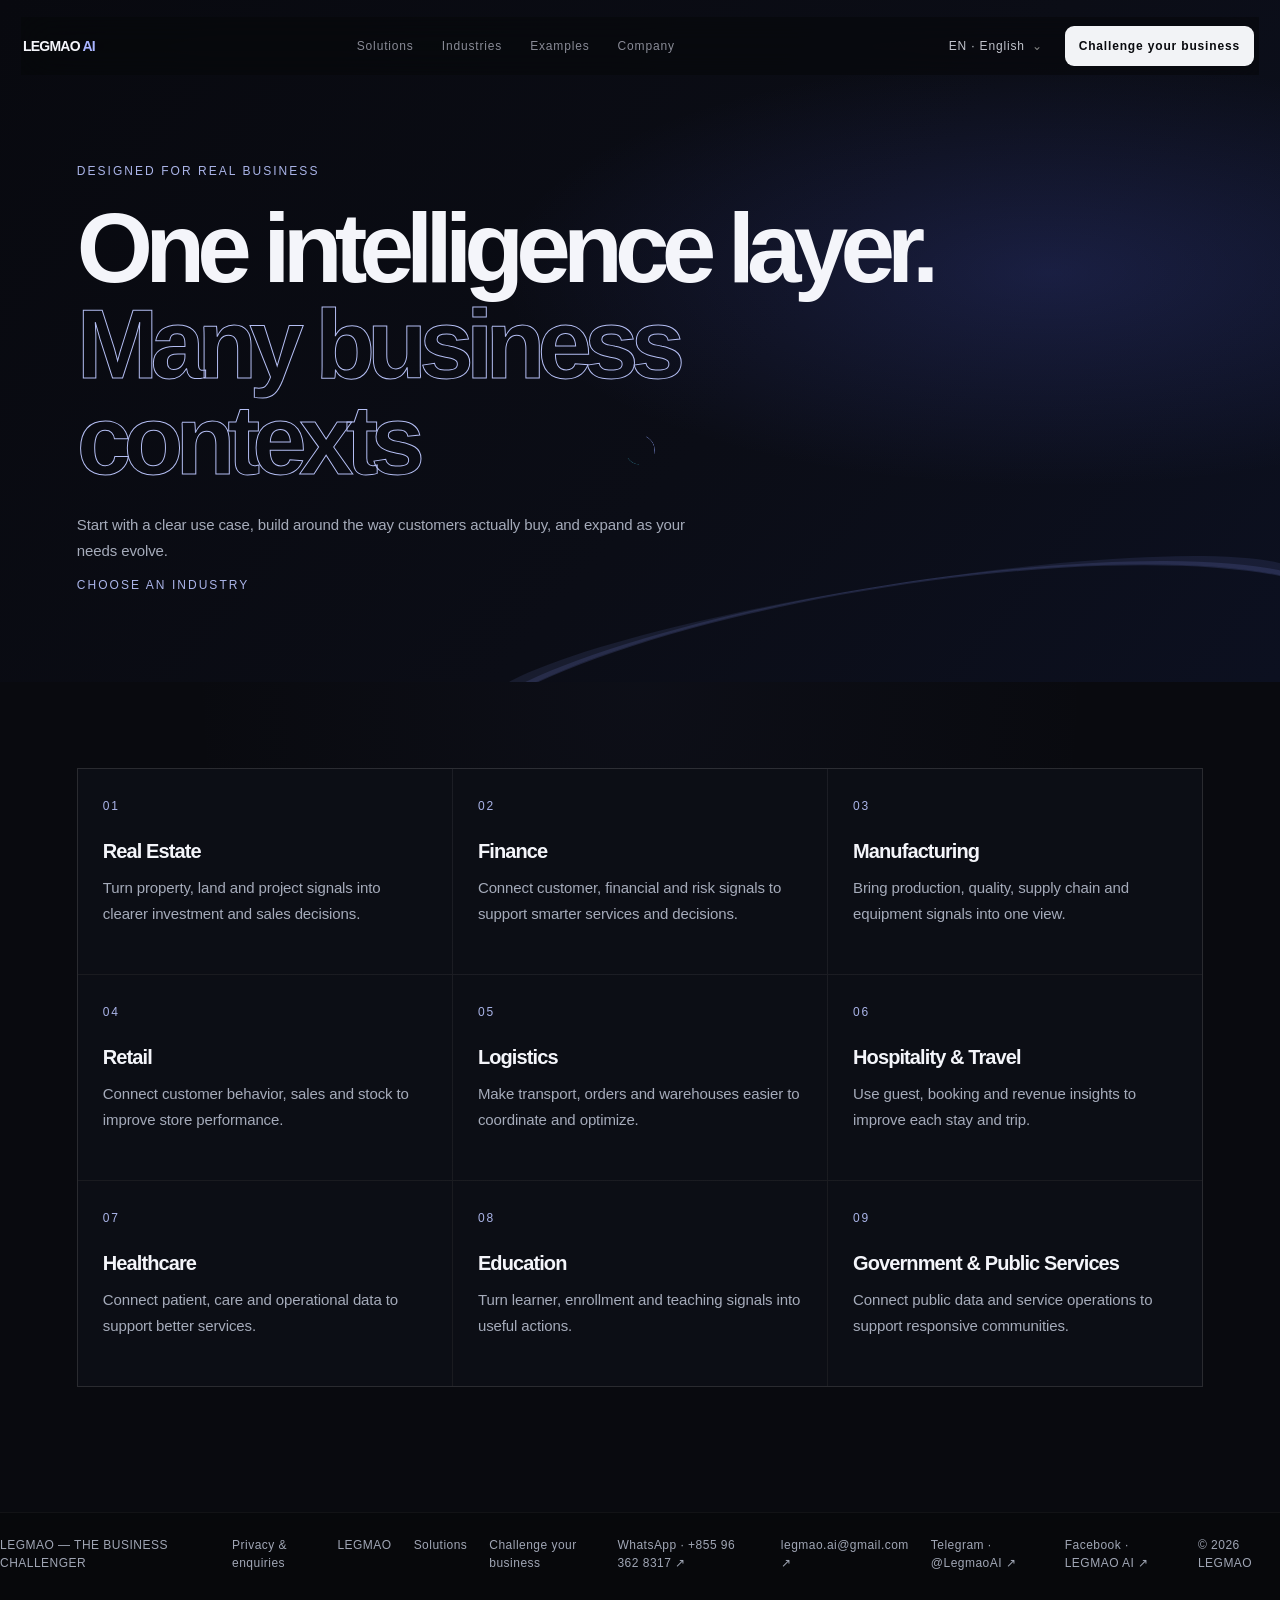
<file: industries.html>
<!doctype html>
<html lang="en">
<head><script src="assets/site-copy.js?v=20261009-ready1" defer></script><meta charset="utf-8"><meta name="viewport" content="width=device-width,initial-scale=1"><meta name="theme-color" content="#07080b"><meta name="description" content="Explore industry contexts and business questions without unsupported claims."><title>Industries — LEGMAO</title><link rel="stylesheet" href="assets/style.css?v=20261009-ready1"><link rel="stylesheet" href="assets/pages.css?v=20261009-ready1"><script src="assets/page-data.js?v=20261009-ready1" defer></script><script src="assets/pages.js?v=20261009-ready1" defer></script><link rel="stylesheet" href="assets/mobile.css?v=20261008-mobile2"><link rel="stylesheet" href="assets/readiness.css?v=20261009-ready1"></head>
<body class="subPage" data-page="industries">
  <div class="cursorDot" id="cursorDot" aria-hidden="true"></div><div class="cursorRing" id="cursorRing" aria-hidden="true"></div>
  <a class="skip" href="#page-main" data-i18n="skipLabel">Skip to content</a>
  <nav class="nav" aria-label="Main navigation"><a class="logo" href="index.html">LEGMAO <i>AI</i></a><div class="navlinks" id="pageNav"><a href="solutions.html" data-i18n="navPlatform">Platform</a><a href="industries.html" data-i18n="navIndustries">Industries</a><a href="case-studies.html" data-i18n="navIntelligence">Intelligence</a><a href="company.html" data-i18n="navCompany">Company</a></div><div class="navright"><details class="lang" id="pageLang"><summary id="pageLangLabel" aria-label="Choose language">EN · English</summary><div class="langmenu" id="pageLangMenu"></div></details><a class="navcta" href="challenge.html" data-i18n="talk">Challenge your business</a><button class="menuToggle" id="pageMenuToggle" aria-expanded="false" aria-controls="pageNav" aria-label="Open navigation">☰</button></div></nav>
  <main id="page-main"><header class="pageHero"><div class="wrap"><div class="pageKicker" data-copy="industryKicker">Designed for real business</div><h1 data-copy="industryTitle">Solutions for your industry</h1><p class="pageLead" data-copy="industryLead"></p><p class="pageCaution" data-copy="industryPrompt">Choose an industry</p></div></header><section class="pageSection"><div class="wrap"><div class="industryPageGrid" id="industryPageGrid" aria-live="polite"></div></div></section></main>
  <footer class="footer"><div data-copy="footerBrand">LEGMAO — THE BUSINESS CHALLENGER</div><div class="footerlinks"><a href="privacy.html" data-site-copy="privacy">Privacy &amp; enquiries</a><a href="index.html">LEGMAO</a><a href="solutions.html" data-i18n="navPlatform">Platform</a><a href="challenge.html" data-i18n="talk">Challenge</a><a href="https://wa.me/855963628317" target="_blank" rel="noopener noreferrer">WhatsApp · +855 96 362 8317 ↗</a><a href="mailto:legmao.ai@gmail.com">legmao.ai@gmail.com ↗</a><a href="https://t.me/LegmaoAI" target="_blank" rel="noopener noreferrer">Telegram · @LegmaoAI ↗</a><a href="https://web.facebook.com/profile.php?id=61595168339296" target="_blank" rel="noopener noreferrer">Facebook · LEGMAO AI ↗</a></div><div>© <span data-year></span> LEGMAO</div></footer>
  <script src="assets/title-punctuation.js?v=20261009-ready1" defer></script>
<script src="assets/mobile.js?v=20261008-mobile2" defer></script><script src="assets/site-ux.js?v=20261009-ready1" defer></script></body></html>
</file>
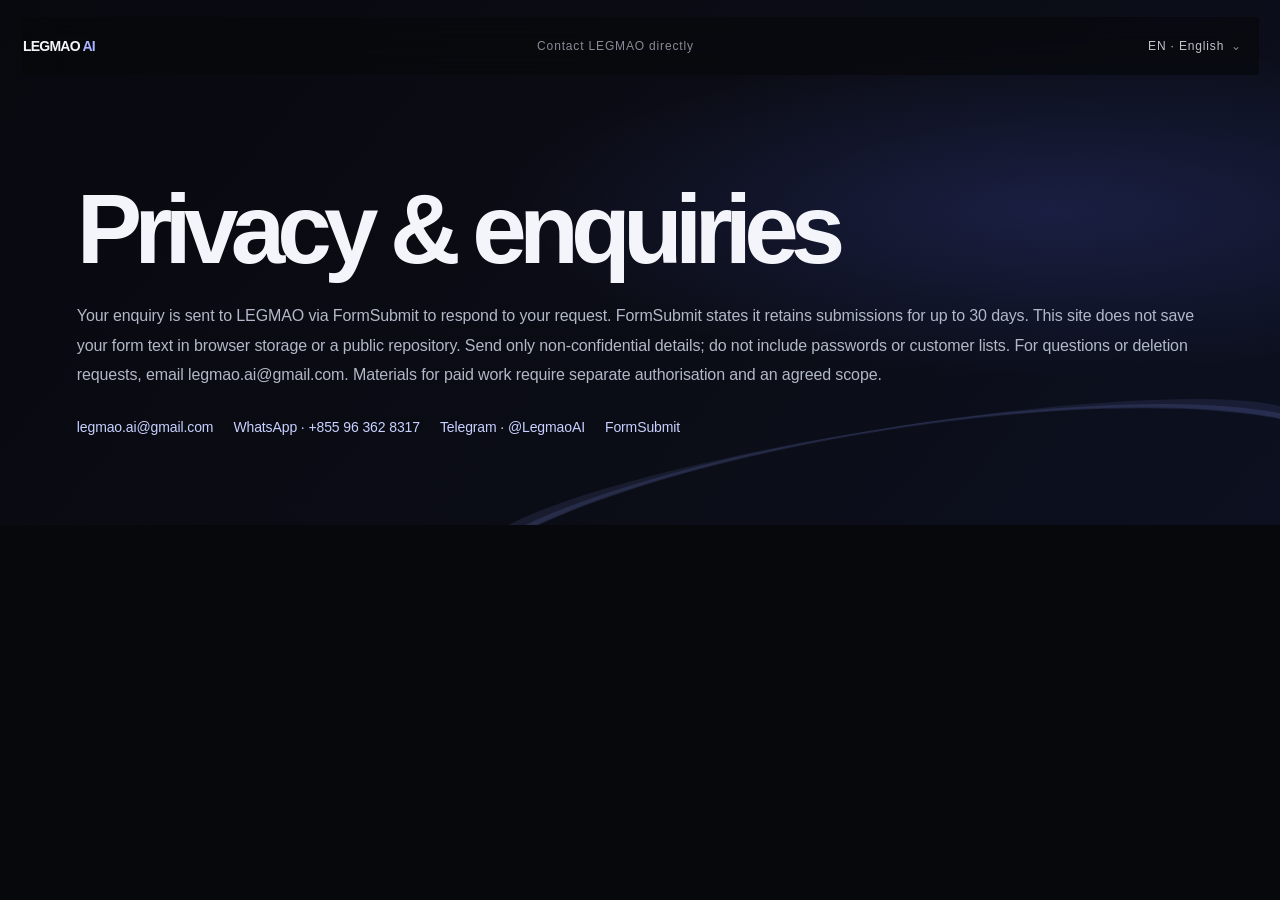
<file: privacy.html>
<!doctype html><html lang="en"><head><script src="assets/site-copy.js?v=20261009-ready1" defer></script><meta charset="utf-8"><meta name="viewport" content="width=device-width,initial-scale=1"><meta name="description" content="How LEGMAO enquiries are handled."><title>Privacy &amp; enquiries — LEGMAO</title><link rel="stylesheet" href="assets/style.css?v=20261009-ready1"><link rel="stylesheet" href="assets/pages.css?v=20261009-ready1"><link rel="stylesheet" href="assets/mobile.css?v=20261008-mobile2"><link rel="stylesheet" href="assets/readiness.css?v=20261009-ready1"></head><body class="subPage"><a class="skip" href="#privacy-main" data-site-copy="skip">Skip to content</a><nav class="nav"><a class="logo" href="index.html">LEGMAO <i>AI</i></a><div class="navlinks" id="privacyNav"><a href="challenge.html" data-site-copy="backup">Contact LEGMAO directly</a></div><div class="navright"><details class="lang"><summary>EN · English</summary><div class="langmenu"></div></details><button class="menuToggle" aria-expanded="false" aria-controls="privacyNav">☰</button></div></nav><main id="privacy-main"><header class="pageHero"><div class="wrap"><h1 data-site-copy="privacy">Privacy &amp; enquiries</h1><p class="privacyText" data-site-copy="privacyBody">Your enquiry is sent to LEGMAO via FormSubmit. Do not include confidential information. Contact legmao.ai@gmail.com for questions or deletion requests.</p><div class="backupContacts"><a href="mailto:legmao.ai@gmail.com">legmao.ai@gmail.com</a><a href="https://wa.me/855963628317" target="_blank" rel="noopener noreferrer">WhatsApp · +855 96 362 8317</a><a href="https://t.me/LegmaoAI" target="_blank" rel="noopener noreferrer">Telegram · @LegmaoAI</a><a href="https://formsubmit.co/documentation" target="_blank" rel="noopener noreferrer">FormSubmit</a></div></div></header></main><script src="assets/privacy.js?v=20261009-ready1" defer></script><script src="assets/mobile.js?v=20261008-mobile2" defer></script><script src="assets/site-ux.js?v=20261009-ready1" defer></script></body></html>
</file>
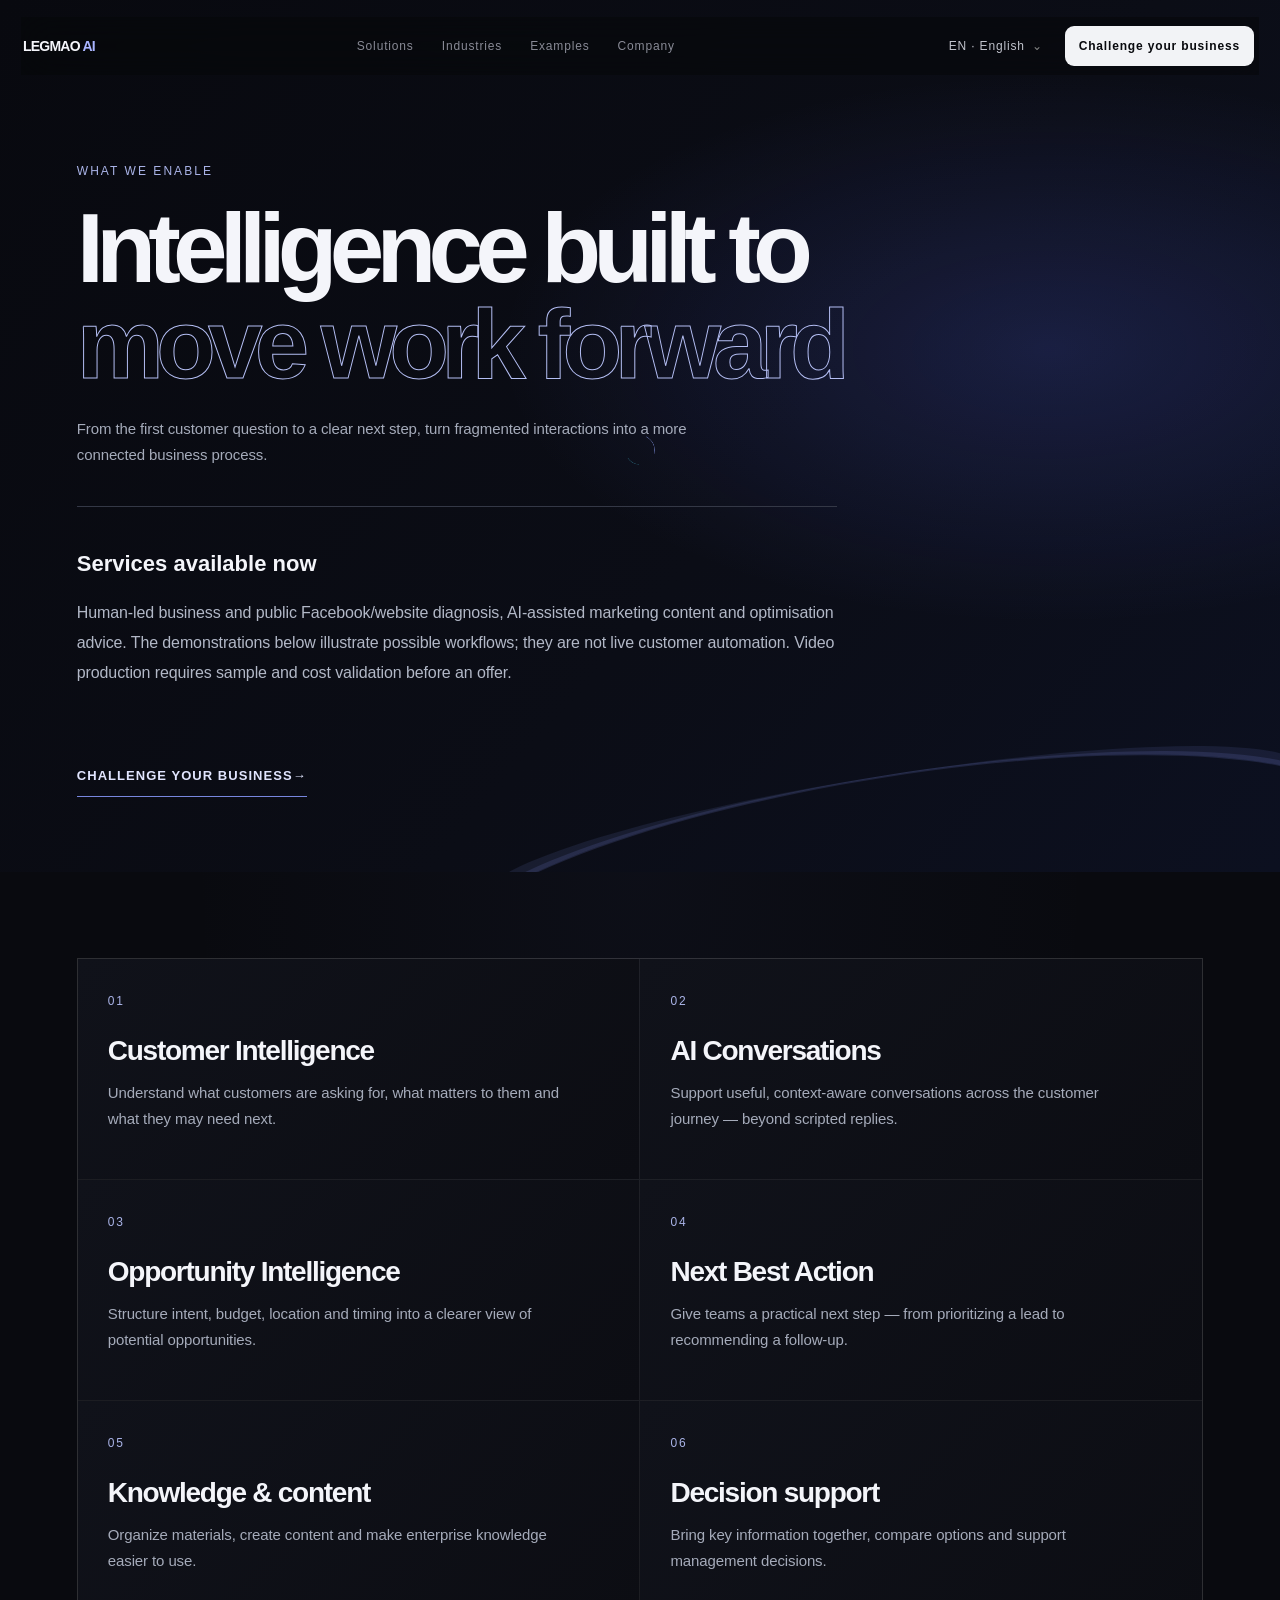
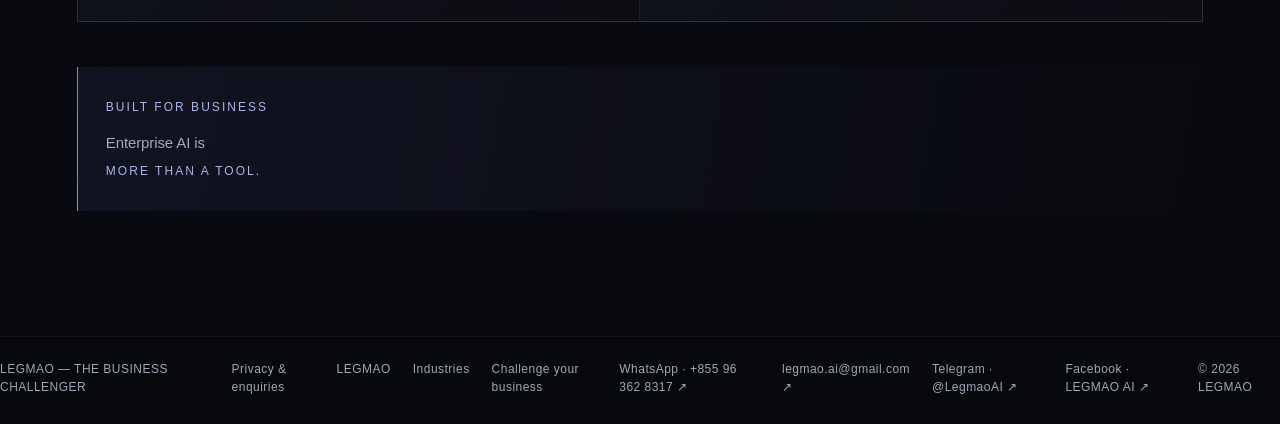
<file: solutions.html>
<!doctype html>
<html lang="en">
<head><script src="assets/site-copy.js?v=20261009-ready1" defer></script><meta charset="utf-8"><meta name="viewport" content="width=device-width,initial-scale=1"><meta name="theme-color" content="#07080b"><meta name="description" content="Explore the business questions LEGMAO helps leaders rethink."><title>Solutions — LEGMAO</title><link rel="stylesheet" href="assets/style.css?v=20261009-ready1"><link rel="stylesheet" href="assets/pages.css?v=20261009-ready1"><script src="assets/page-data.js?v=20261009-ready1" defer></script><script src="assets/pages.js?v=20261009-ready1" defer></script><link rel="stylesheet" href="assets/mobile.css?v=20261008-mobile2"><link rel="stylesheet" href="assets/readiness.css?v=20261009-ready1"></head>
<body class="subPage" data-page="solutions">
  <div class="cursorDot" id="cursorDot" aria-hidden="true"></div><div class="cursorRing" id="cursorRing" aria-hidden="true"></div>
  <a class="skip" href="#page-main" data-i18n="skipLabel">Skip to content</a>
  <nav class="nav" aria-label="Main navigation"><a class="logo" href="index.html">LEGMAO <i>AI</i></a><div class="navlinks" id="pageNav"><a href="solutions.html" data-i18n="navPlatform">Platform</a><a href="industries.html" data-i18n="navIndustries">Industries</a><a href="case-studies.html" data-i18n="navIntelligence">Intelligence</a><a href="company.html" data-i18n="navCompany">Company</a></div><div class="navright"><details class="lang" id="pageLang"><summary id="pageLangLabel" aria-label="Choose language">EN · English</summary><div class="langmenu" id="pageLangMenu"></div></details><a class="navcta" href="challenge.html" data-i18n="talk">Challenge your business</a><button class="menuToggle" id="pageMenuToggle" aria-expanded="false" aria-controls="pageNav" aria-label="Open navigation">☰</button></div></nav>
  <main id="page-main"><header class="pageHero"><div class="wrap"><div class="pageKicker" data-copy="capKicker">What AI can do</div><h1 data-copy="capTitle">AI does more than answer.<br><span>It takes part in the work.</span></h1><p class="pageLead" data-copy="capLead"></p><aside class="serviceDisclosure"><h2 data-site-copy="serviceTitle">Services available now</h2><p data-site-copy="serviceBody"></p></aside><a class="pageAction" href="challenge.html" data-copy="watch">CHALLENGE YOUR BUSINESS →</a></div></header><section class="pageSection"><div class="wrap"><div class="pageCardGrid" id="solutionsGrid"></div><aside class="pageNote"><span data-copy="trustKicker">Built for business</span><p data-copy="trustTitle"></p></aside></div></section></main>
  <footer class="footer"><div data-copy="footerBrand">LEGMAO — THE BUSINESS CHALLENGER</div><div class="footerlinks"><a href="privacy.html" data-site-copy="privacy">Privacy &amp; enquiries</a><a href="index.html">LEGMAO</a><a href="industries.html" data-i18n="navIndustries">Industries</a><a href="challenge.html" data-i18n="talk">Challenge</a><a href="https://wa.me/855963628317" target="_blank" rel="noopener noreferrer">WhatsApp · +855 96 362 8317 ↗</a><a href="mailto:legmao.ai@gmail.com">legmao.ai@gmail.com ↗</a><a href="https://t.me/LegmaoAI" target="_blank" rel="noopener noreferrer">Telegram · @LegmaoAI ↗</a><a href="https://web.facebook.com/profile.php?id=61595168339296" target="_blank" rel="noopener noreferrer">Facebook · LEGMAO AI ↗</a></div><div>© <span data-year></span> LEGMAO</div></footer>
  <script src="assets/title-punctuation.js?v=20261009-ready1" defer></script>
<script src="assets/mobile.js?v=20261008-mobile2" defer></script><script src="assets/site-ux.js?v=20261009-ready1" defer></script></body></html>
</file>
<file: assets/style.css>
:root{--bg:#07080b;--panel:#0d0e13;--panel2:#11121a;--text:#f3f4f7;--muted:#8b8e9a;--soft:#bfc2ce;--line:rgba(255,255,255,.09);--line2:rgba(255,255,255,.15);--blue:#91a7ff;--violet:#b8a8ff;--green:#a7e5c0;--ease:cubic-bezier(.2,.72,.2,1);--max:1240px}
    *{box-sizing:border-box}html{scroll-behavior:smooth;scroll-padding-top:95px}body{margin:0;background:var(--bg);color:var(--text);font-family:"DM Sans",Arial,sans-serif;-webkit-font-smoothing:antialiased;overflow-x:hidden}body:before{content:"";position:fixed;inset:0;pointer-events:none;opacity:.025;z-index:90;background-image:url("data:image/svg+xml,%3Csvg viewBox='0 0 180 180' xmlns='http://www.w3.org/2000/svg'%3E%3Cfilter id='n'%3E%3CfeTurbulence type='fractalNoise' baseFrequency='.85' numOctaves='4' stitchTiles='stitch'/%3E%3C/filter%3E%3Crect width='100%25' height='100%25' filter='url(%23n)' opacity='.5'/%3E%3C/svg%3E");mix-blend-mode:soft-light}::selection{background:#dce3ff;color:#08090d}a{color:inherit;text-decoration:none}button{font:inherit}.wrap{width:min(var(--max),calc(100% - 64px));margin-inline:auto}.skip{position:absolute;left:-999px;top:8px;background:#fff;color:#000;padding:10px;z-index:200}.skip:focus{left:8px}.nav{position:fixed;z-index:80;top:12px;left:50%;transform:translateX(-50%);width:min(1280px,calc(100% - 28px));height:64px;border:1px solid var(--line);border-radius:16px;background:rgba(8,9,13,.78);backdrop-filter:blur(22px);display:flex;align-items:center;justify-content:space-between;padding:0 13px 0 21px}.logo{font:800 16px/1 Manrope;letter-spacing:-.055em;white-space:nowrap}.logo i{font-style:normal;color:var(--blue)}.navlinks{display:flex;gap:30px;font-size:12px;color:#898b96}.navlinks a,.footerlinks a{transition:color .2s}.navlinks a:hover,.footerlinks a:hover{color:#fff}.navright{display:flex;align-items:center;gap:10px}.lang{position:relative}.lang summary{list-style:none;cursor:pointer;font-size:11px;color:#c1c3cc;border:1px solid transparent;border-radius:9px;padding:10px 11px}.lang summary::-webkit-details-marker{display:none}.lang summary:after{content:'⌄';padding-left:7px;color:#888}.lang[open] summary{border-color:var(--line)}.langmenu{position:absolute;right:0;top:43px;width:174px;max-height:60vh;overflow:auto;padding:6px;background:#111219;border:1px solid var(--line2);border-radius:12px;box-shadow:0 18px 45px #0009}.langmenu a{display:flex;padding:9px;border-radius:7px;color:#a4a6b0;font-size:11px}.langmenu a:hover,.langmenu a[aria-current="true"]{background:#1a1b25;color:#fff}.navcta{background:#f2f3f6;color:#090a0e;font-size:11px;font-weight:700;border-radius:9px;padding:11px 14px;transition:transform .25s,background .25s}.navcta:hover{transform:translateY(-2px);background:#fff}.menuToggle{display:none;background:none;border:1px solid var(--line);color:#fff;border-radius:9px;padding:8px 10px}
    .hero{min-height:100svh;position:relative;display:flex;align-items:center;overflow:hidden;padding:150px 0 70px;border-bottom:1px solid var(--line);isolation:isolate}.hero:before{content:"";position:absolute;z-index:-2;inset:0;background:radial-gradient(ellipse at 92% 20%,rgba(88,89,205,.18),transparent 35%),radial-gradient(ellipse at 5% 78%,rgba(54,76,174,.12),transparent 33%),linear-gradient(115deg,#08090c 10%,#08090e 65%,#0b0b16)}.heroGlow{position:absolute;z-index:-1;width:62vw;height:62vw;right:-15vw;top:14%;border-radius:50%;background:radial-gradient(circle,rgba(100,116,255,.08),transparent 68%);filter:blur(20px);pointer-events:none}.heroLines{position:absolute;z-index:-1;width:100%;height:56%;left:0;bottom:7%;opacity:.88;pointer-events:none}.heroLines path{fill:none;stroke:url(#wave);stroke-width:1.15;vector-effect:non-scaling-stroke}.heroLines path:nth-child(2){opacity:.45;stroke-width:.8}.heroLines path:nth-child(3){opacity:.25;stroke-width:.8}.heroContent{max-width:850px;position:relative;z-index:2;padding-bottom:64px}.eyebrow,.kicker{font-size:10px;line-height:1.4;letter-spacing:.2em;text-transform:uppercase;color:#9297b1}.eyebrow{display:flex;align-items:center;gap:11px;margin-bottom:25px}.eyebrow:before{content:"";height:1px;width:22px;background:var(--blue)}h1,h2,h3{font-family:Manrope,Arial,sans-serif}h1{font-size:clamp(58px,8.2vw,108px);line-height:.99;letter-spacing:-.075em;font-weight:600;max-width:920px;margin:0}h1 span{display:block;color:#c6c9d4}.heroLead{font-size:clamp(18px,2vw,25px);line-height:1.45;color:#b4b7c4;margin:29px 0 13px;letter-spacing:-.025em}.heroSub{font-size:14px;line-height:1.8;color:#7e818e;max-width:570px;margin:0}.heroActions{display:flex;align-items:center;gap:25px;margin-top:39px}.textbtn{font-size:11px;font-weight:700;letter-spacing:.16em;display:inline-flex;align-items:center;gap:13px;padding:0 0 10px;border-bottom:1px solid rgba(145,167,255,.55);color:#dce2ff;transition:gap .25s,border-color .25s}.textbtn span{font-size:17px;line-height:1}.textbtn:hover{gap:19px;border-color:#fff}.secondaryLink{font-size:11px;color:#777b89;transition:color .2s}.secondaryLink:hover{color:#fff}.heroFoot{position:absolute;left:0;right:0;bottom:25px;display:flex;align-items:center;justify-content:space-between;border-top:1px solid var(--line);padding-top:21px}.heroFoot small{font-size:9px;letter-spacing:.12em;color:#676b79}.processMini{display:flex;align-items:center;gap:clamp(10px,2.2vw,30px);font-size:9px;letter-spacing:.13em;color:#a7aaba}.processMini b{font-weight:400;color:#6f7fc5}
    .section{padding:135px 0}.sectionHead{max-width:850px}.kicker{color:#737b9e}.section h2,.cta h2{font-size:clamp(42px,5.4vw,72px);line-height:1.02;letter-spacing:-.068em;font-weight:600;margin:17px 0 0}.section h2 span{color:#8e92a1}.lead{font-size:15px;line-height:1.85;color:#858895;max-width:680px;margin:23px 0 0}.signalFlow{margin-top:70px;border-top:1px solid var(--line2);border-bottom:1px solid var(--line);display:grid;grid-template-columns:repeat(4,1fr)}.flowStep{padding:28px 22px 31px 0;position:relative;min-height:170px}.flowStep:not(:last-child){border-right:1px solid var(--line);margin-right:22px}.flowNo{font-size:9px;color:#606578;letter-spacing:.12em}.flowIcon{height:42px;width:42px;margin:23px 0 18px;border:1px solid rgba(145,167,255,.22);border-radius:12px;display:grid;place-items:center;color:#b5c0ff;background:rgba(145,167,255,.035)}.flowIcon svg{width:19px;height:19px;stroke:currentColor;fill:none;stroke-width:1.4}.flowStep h3{font-size:17px;font-weight:600;letter-spacing:-.035em;margin:0 0 8px}.flowStep p{font-size:11px;line-height:1.7;color:#767987;max-width:220px;margin:0}.flowArrow{position:absolute;right:20px;top:48px;color:#4f5b8c;font-size:17px}
    .capSection{padding-top:50px}.capGrid{display:grid;grid-template-columns:repeat(2,1fr);margin-top:57px;border-top:1px solid var(--line)}.cap{padding:31px 30px 34px 0;border-bottom:1px solid var(--line);min-height:215px;transition:background .3s}.cap:nth-child(odd){border-right:1px solid var(--line);padding-right:40px}.cap:nth-child(even){padding-left:40px}.capTop{display:flex;align-items:center;justify-content:space-between;margin-bottom:32px}.capNo{font-size:10px;color:#5f6372;letter-spacing:.12em}.capMark{width:30px;height:30px;border:1px solid var(--line2);border-radius:50%;display:grid;place-items:center;color:#9daeff;font-size:14px}.cap h3{font-size:23px;letter-spacing:-.045em;font-weight:600;margin:0 0 10px}.cap p{font-size:12px;line-height:1.8;color:#7e818e;max-width:390px;margin:0}.cap:hover .capMark{background:rgba(145,167,255,.1);border-color:rgba(145,167,255,.45)}
    .workspace{padding:125px 0;background:linear-gradient(180deg,transparent,rgba(19,20,34,.42),transparent)}.workspaceShell{margin-top:48px;border:1px solid var(--line2);border-radius:20px;overflow:hidden;background:linear-gradient(145deg,#101117,#090a0e);box-shadow:0 35px 100px #0005}.workspaceBar{height:52px;border-bottom:1px solid var(--line);display:flex;align-items:center;justify-content:space-between;padding:0 19px}.windowDots{display:flex;gap:5px}.windowDots i{height:6px;width:6px;border-radius:50%;background:#444752}.workspaceName{font-size:9px;color:#777b89;letter-spacing:.1em}.liveTag{display:flex;gap:7px;align-items:center;color:#8e92a1;font-size:9px}.liveTag i{height:5px;width:5px;background:var(--green);border-radius:50%;box-shadow:0 0 9px #a7e5c077}.workspaceGrid{display:grid;grid-template-columns:1fr .8fr;min-height:420px}.conversation{padding:27px;border-right:1px solid var(--line);display:flex;flex-direction:column}.panelLabel{font-size:9px;letter-spacing:.16em;color:#727687;text-transform:uppercase;margin-bottom:19px}.chatMessages{display:flex;flex-direction:column;gap:12px;min-height:205px}.msg{max-width:88%;padding:11px 13px;border-radius:11px;font-size:11px;line-height:1.7;border:1px solid rgba(255,255,255,.06);animation:fadeUp .4s var(--ease) both}.msg.user{align-self:flex-end;background:#e8eaf2;color:#171923;border-color:#e8eaf2}.msg.ai{background:#171922;color:#c8cad4}.chatControls{display:flex;gap:8px;flex-wrap:wrap;margin-top:20px}.demoBtn{border:1px solid var(--line2);border-radius:8px;padding:9px 11px;background:transparent;color:#c5c8d5;font-size:10px;cursor:pointer;transition:background .2s,border .2s}.demoBtn:hover,.demoBtn:focus-visible{background:#202231;border-color:#6977b8;outline:none}.demoBtn.primary{background:#e8eaf2;color:#11131a;border-color:#e8eaf2;font-weight:700}.demoBtn.primary:hover{background:#fff}.insightPanel{padding:27px 28px;display:flex;flex-direction:column}.signalTitle{display:flex;align-items:center;justify-content:space-between;font:600 15px Manrope;margin-bottom:23px}.signalTitle small{font:400 8px "DM Sans";color:#6c7182;letter-spacing:.1em}.fieldList{display:grid;grid-template-columns:1fr 1fr;border-top:1px solid var(--line)}.field{padding:15px 0;border-bottom:1px solid var(--line)}.field:nth-child(odd){padding-right:12px}.field:nth-child(even){padding-left:15px;border-left:1px solid var(--line)}.field label{display:block;color:#6d7180;font-size:9px;margin-bottom:7px}.field strong{font:600 13px Manrope;color:#d9dce8}.scoreWrap{margin-top:auto;padding-top:26px}.scoreHead{display:flex;justify-content:space-between;align-items:end}.scoreHead span{font-size:9px;color:#797e8d;letter-spacing:.1em}.scoreValue{font:600 48px/.9 Manrope;letter-spacing:-.07em}.scoreValue small{font:400 11px "DM Sans";color:#777b89;letter-spacing:0}.scoreState{font-size:9px;letter-spacing:.1em;color:var(--green);margin-top:9px}.scoreTrack{height:3px;background:#252733;margin-top:15px;overflow:hidden}.scoreTrack i{display:block;width:0;height:100%;background:linear-gradient(90deg,var(--blue),var(--violet));transition:width .8s var(--ease)}.nextAction{margin-top:24px;padding:15px;border:1px solid rgba(145,167,255,.19);border-radius:10px;background:rgba(145,167,255,.035)}.nextAction label{font-size:8px;letter-spacing:.15em;color:#8188ab}.nextAction p{font-size:11px;line-height:1.65;color:#c4c7d4;margin:8px 0 0}.demoHint{font-size:10px;line-height:1.7;color:#666b7a;margin:14px 0 0}
    .industrySection{border-top:1px solid var(--line)}.industryFeature{margin-top:55px;display:grid;grid-template-columns:1fr 1fr;border:1px solid var(--line);border-radius:18px;overflow:hidden;background:#0b0c11}.industryVisual{min-height:330px;position:relative;overflow:hidden;background:radial-gradient(ellipse at 60% 40%,rgba(109,123,255,.22),transparent 48%),linear-gradient(145deg,#111420,#090a0f);display:flex;align-items:center;justify-content:center}.buildingArt{width:76%;height:76%;position:relative;opacity:.9}.buildingArt:before{content:"";position:absolute;inset:7% 18% 0;background:linear-gradient(115deg,rgba(145,167,255,.11),rgba(145,167,255,.015));border:1px solid rgba(160,174,255,.3);clip-path:polygon(14% 0,86% 0,100% 100%,0 100%)}.buildingArt:after{content:"";position:absolute;inset:12% 23% 0;background:repeating-linear-gradient(90deg,transparent 0 17px,rgba(151,169,255,.25) 18px 19px),repeating-linear-gradient(0deg,transparent 0 22px,rgba(151,169,255,.23) 23px 24px);clip-path:polygon(12% 0,88% 0,100% 100%,0 100%)}.orbit{position:absolute;width:85%;height:42%;border:1px solid rgba(145,167,255,.28);border-radius:50%;transform:rotate(-22deg)}.orbit:after{content:"";position:absolute;width:5px;height:5px;border-radius:50%;background:#c8d1ff;box-shadow:0 0 16px #91a7ff;top:18%;left:18%}.industryCopy{padding:42px;display:flex;flex-direction:column;justify-content:center}.industryCopy .kicker{margin-bottom:16px}.industryCopy h3{font-size:clamp(29px,3vw,42px);letter-spacing:-.06em;line-height:1.08;margin:0 0 16px}.industryCopy p{font-size:12px;line-height:1.85;color:#858895;max-width:440px;margin:0}.industryTags{display:flex;gap:7px;flex-wrap:wrap;margin-top:24px}.industryTags span{font-size:9px;padding:7px 9px;border:1px solid var(--line);border-radius:6px;color:#9da1b0}.industryList{margin-top:22px;display:grid;grid-template-columns:repeat(4,1fr);border-top:1px solid var(--line)}.industryItem{padding:20px 12px 20px 0;border-bottom:1px solid var(--line);font:600 14px Manrope;letter-spacing:-.025em;color:#b7bac6;display:flex;justify-content:space-between;gap:8px}.industryItem span{font:400 9px "DM Sans";color:#5f6372}
    .cta{padding:145px 0 155px;border-top:1px solid var(--line);position:relative;overflow:hidden}.cta:before{content:"";position:absolute;width:600px;height:600px;right:-250px;top:0;background:radial-gradient(circle,rgba(111,121,255,.1),transparent 67%);pointer-events:none}.ctaInner{position:relative;z-index:1}.cta h2{max-width:800px}.cta .lead{margin-bottom:32px}.footer{border-top:1px solid var(--line);padding:26px 0 30px;display:flex;justify-content:space-between;align-items:center;gap:20px;color:#656977;font-size:9px;letter-spacing:.04em}.footerlinks{display:flex;gap:22px}.reveal{opacity:0;transform:translateY(22px);transition:opacity .75s var(--ease),transform .75s var(--ease)}.reveal.show{opacity:1;transform:none}:focus-visible{outline:2px solid var(--blue);outline-offset:4px}@keyframes fadeUp{from{opacity:0;transform:translateY(7px)}to{opacity:1;transform:none}}
    @media(max-width:900px){.wrap{width:min(100% - 42px,var(--max))}.navlinks{gap:17px}.heroContent{max-width:760px}.heroCore{width:70vw;height:70vw;right:-24vw;top:57%;opacity:.62}.heroLines{width:130%;left:-10%}.workspaceGrid{grid-template-columns:1fr}.conversation{border-right:0;border-bottom:1px solid var(--line)}.insightPanel{min-height:390px}.industryFeature{grid-template-columns:1fr 1fr}.industryVisual{min-height:280px}.industryCopy{padding:28px}.industryList{grid-template-columns:repeat(2,1fr)}}
    @media(max-width:650px){.wrap{width:calc(100% - 40px)}.nav{top:8px;width:calc(100% - 16px);height:58px;padding:0 9px 0 15px}.logo{font-size:15px}.navlinks{display:none;position:absolute;top:64px;left:0;right:0;padding:13px;background:rgba(10,11,16,.97);border:1px solid var(--line);border-radius:12px;flex-direction:column;gap:0}.navlinks.open{display:flex}.navlinks a{padding:13px 10px}.navcta{display:none}.menuToggle{display:block}.lang summary{padding:8px 7px}.langmenu{right:-42px}.hero{min-height:92svh;padding:126px 0 115px}.heroContent{padding-bottom:25px}.eyebrow{font-size:9px;margin-bottom:22px}h1{font-size:clamp(48px,13vw,68px);line-height:1.01}.heroLead{font-size:18px;margin-top:25px}.heroSub{font-size:12px;max-width:430px}.heroActions{margin-top:31px;gap:18px;flex-wrap:wrap}.textbtn{font-size:10px}.heroFoot{bottom:20px;padding-top:15px;align-items:flex-start;flex-direction:column;gap:13px}.heroFoot small{font-size:8px}.processMini{width:100%;justify-content:space-between;gap:6px;font-size:8px}.heroLines{height:43%;width:180%;left:-35%;bottom:17%;opacity:.62}.section{padding:92px 0}.section h2,.cta h2{font-size:clamp(38px,10vw,53px)}.lead{font-size:13px}.signalFlow{grid-template-columns:1fr 1fr;margin-top:42px}.flowStep{min-height:160px;padding:20px 13px 22px 0}.flowStep:not(:last-child){margin-right:13px}.flowStep:nth-child(2){border-right:0;margin-right:0;padding-left:12px}.flowStep:nth-child(4){padding-left:12px}.flowStep h3{font-size:15px}.flowStep p{font-size:10px}.flowArrow{right:12px;top:34px}.flowStep:nth-child(2) .flowArrow{display:none}.capSection{padding-top:10px}.capGrid{grid-template-columns:1fr;margin-top:35px}.cap,.cap:nth-child(odd),.cap:nth-child(even){padding:24px 0 27px;border-right:0;min-height:0}.capTop{margin-bottom:22px}.cap h3{font-size:20px}.workspace{padding:85px 0}.workspaceShell{margin-top:34px;border-radius:14px}.workspaceName{font-size:7px}.workspaceBar{padding:0 12px}.conversation,.insightPanel{padding:21px 17px}.msg{max-width:96%;font-size:10px}.chatMessages{min-height:190px}.field strong{font-size:12px}.scoreValue{font-size:43px}.industryFeature{grid-template-columns:1fr}.industryVisual{min-height:245px}.industryCopy{padding:27px 22px 30px}.industryCopy h3{font-size:32px}.industryList{margin-top:25px}.industryItem{font-size:12px;padding:16px 8px 16px 0}.cta{padding:95px 0 105px}.footer{align-items:flex-start;flex-direction:column;padding:24px 0;gap:14px}.footerlinks{gap:17px;flex-wrap:wrap}}
    @media(prefers-reduced-motion:reduce){*,html{scroll-behavior:auto!important;animation:none!important;transition:none!important}.reveal{opacity:1;transform:none}}
  
/* v2 — abstract intelligence field: intentionally avoids SaaS cards, grids and boxed UI */
.intelligenceField{position:relative;min-height:100vh;padding:110px 0 120px;overflow:hidden;background:#06070b;isolation:isolate}
.intelligenceField .wrap{position:relative;z-index:3}
.fieldAtmosphere{position:absolute;inset:-25%;z-index:-3;pointer-events:none;background:radial-gradient(circle at 72% 52%,rgba(83,101,255,.18),transparent 22%),radial-gradient(circle at 48% 76%,rgba(0,212,255,.10),transparent 18%),radial-gradient(circle at 90% 12%,rgba(185,74,255,.11),transparent 24%);filter:blur(25px);animation:atmosphereDrift 16s ease-in-out infinite alternate}
.fieldNoise{position:absolute;inset:0;z-index:-2;opacity:.055;pointer-events:none;background-image:url("data:image/svg+xml,%3Csvg viewBox='0 0 180 180' xmlns='http://www.w3.org/2000/svg'%3E%3Cfilter id='n'%3E%3CfeTurbulence type='fractalNoise' baseFrequency='.85' numOctaves='4' stitchTiles='stitch'/%3E%3C/filter%3E%3Crect width='100%25' height='100%25' filter='url(%23n)' opacity='.8'/%3E%3C/svg%3E")}
.fieldWrap{min-height:calc(100vh - 230px);display:grid;grid-template-columns:minmax(330px,.78fr) minmax(500px,1.22fr);align-items:center;gap:2vw}
.fieldCopy{position:relative;z-index:4;padding:20px 0 30px}
.fieldCopy .kicker{color:#8894d8;letter-spacing:.12em}.fieldCopy .kicker>span:first-child{color:#59617e}
.fieldCopy h2{max-width:760px}.fieldCopy .lead{max-width:570px;color:#85899a}
.fieldLegend{display:flex;gap:18px;flex-wrap:wrap;margin-top:34px;font-size:8px;letter-spacing:.15em;color:#676d83}.fieldLegend span{display:flex;align-items:center;gap:7px}.fieldLegend i{display:block;width:4px;height:4px;border-radius:50%;background:#7888ff;box-shadow:0 0 9px #7888ff}
.intelligenceFieldVisual{height:min(680px,76vh);min-height:500px;position:relative;margin-left:-5vw}
#signalCanvas{position:absolute;inset:0;width:100%;height:100%;display:block}
.fieldCore{position:absolute;left:50%;top:50%;width:190px;height:190px;transform:translate(-50%,-50%);display:grid;place-items:center;pointer-events:none}
.coreHalo{position:absolute;border:1px solid rgba(125,139,255,.22);border-radius:50%;inset:0}.coreHaloA{animation:coreSpin 18s linear infinite}.coreHaloB{inset:24px;border-color:rgba(0,218,255,.22);animation:coreSpinReverse 11s linear infinite}.coreOrb{width:96px;height:96px;border-radius:50%;display:flex;flex-direction:column;align-items:center;justify-content:center;gap:3px;background:radial-gradient(circle at 35% 28%,#8798ff 0,#3444a5 28%,#11142f 58%,#070810 78%);box-shadow:0 0 35px rgba(89,105,255,.35),0 0 100px rgba(57,89,255,.18),inset 0 0 24px rgba(165,180,255,.22);border:1px solid rgba(170,181,255,.4);animation:orbBreathe 4.5s ease-in-out infinite}.coreOrb span{font-size:7px;letter-spacing:.22em;color:#c8d0ff}.coreOrb b{font-size:24px;letter-spacing:-.08em;color:#fff}
.fieldNode{position:absolute;z-index:3;display:grid;grid-template-columns:13px auto;grid-template-rows:auto auto;column-gap:9px;align-items:center;color:#d4d8ea;text-shadow:0 2px 20px #000}.fieldNode .nodeDot{grid-row:1/3;width:9px;height:9px;border-radius:50%;background:#8996ff;box-shadow:0 0 0 4px rgba(122,137,255,.08),0 0 18px rgba(122,137,255,.7);animation:nodePulse 2.5s ease-in-out infinite}.fieldNode b{font-size:8px;color:#68708d;letter-spacing:.14em}.fieldNode small{font-size:11px;color:#aeb3c8;white-space:nowrap}.nodeSignal{left:8%;top:25%}.nodeContext{right:5%;top:18%}.nodeIntent{right:3%;bottom:24%}.nodeAction{left:8%;bottom:15%}.nodeContext .nodeDot{background:#55dcff;box-shadow:0 0 0 4px rgba(85,220,255,.08),0 0 18px rgba(85,220,255,.65)}.nodeIntent .nodeDot{background:#d38cff;box-shadow:0 0 0 4px rgba(211,140,255,.08),0 0 18px rgba(211,140,255,.65)}.nodeAction .nodeDot{background:#77f0c0;box-shadow:0 0 0 4px rgba(119,240,192,.08),0 0 18px rgba(119,240,192,.65)}
.fieldReadout{position:absolute;z-index:3;font-size:7px;letter-spacing:.16em;display:flex;flex-direction:column;gap:5px;color:#555d77}.fieldReadout b{font-size:8px;color:#969db6;font-weight:500}.readoutA{left:32%;top:4%}.readoutB{right:25%;bottom:5%}
@keyframes atmosphereDrift{to{transform:translate3d(-3%,4%,0) scale(1.08) rotate(3deg)}}
@keyframes coreSpin{to{transform:rotate(360deg)}}@keyframes coreSpinReverse{to{transform:rotate(-360deg)}}@keyframes orbBreathe{50%{transform:scale(1.045);box-shadow:0 0 50px rgba(89,105,255,.45),0 0 125px rgba(57,89,255,.22),inset 0 0 28px rgba(165,180,255,.3)}}@keyframes nodePulse{50%{transform:scale(1.35);opacity:.65}}
@media (max-width:900px){.intelligenceField{min-height:auto;padding:95px 0 90px}.fieldWrap{display:flex;flex-direction:column;align-items:stretch;gap:5px;min-height:auto}.fieldCopy{padding:0}.fieldCopy h2{font-size:clamp(40px,9vw,62px)}.fieldCopy .lead{font-size:14px}.intelligenceFieldVisual{height:72vw;min-height:430px;max-height:610px;margin:0 -3vw}.fieldCore{width:165px;height:165px}.coreOrb{width:82px;height:82px}.nodeSignal{left:5%;top:25%}.nodeContext{right:4%;top:15%}.nodeIntent{right:3%;bottom:23%}.nodeAction{left:5%;bottom:13%}.fieldReadout{display:none}}
@media (max-width:560px){.intelligenceField{padding:82px 0 55px}.fieldCopy .lead{margin-top:18px}.fieldLegend{gap:10px;margin-top:25px}.intelligenceFieldVisual{height:108vw;min-height:365px;max-height:none;margin:5px -7vw 0}.fieldCore{width:132px;height:132px}.coreOrb{width:68px;height:68px}.coreOrb span{font-size:5px}.coreOrb b{font-size:18px}.nodeSignal{left:6%;top:22%}.nodeContext{right:2%;top:13%}.nodeIntent{right:0;bottom:23%}.nodeAction{left:6%;bottom:12%}.fieldNode small{font-size:9px}.fieldNode b{font-size:7px}.fieldNode .nodeDot{width:7px;height:7px}.fieldAtmosphere{filter:blur(32px)}}
@media (prefers-reduced-motion:reduce){.fieldAtmosphere,.coreHaloA,.coreHaloB,.coreOrb,.fieldNode .nodeDot{animation:none!important}}

/* FINAL ART-DIRECTION: remove the visual grammar of SaaS templates */
.nav{border-color:transparent;background:linear-gradient(180deg,rgba(7,8,11,.72),rgba(7,8,11,.08));box-shadow:none;backdrop-filter:blur(16px)}.menuToggle{border-color:transparent}.lang summary{border-color:transparent}.langmenu{border:0}
.platformAbstract,.intelligenceField{border:0}.intelligenceField{background:radial-gradient(circle at 50% 50%,rgba(108,124,255,.08),transparent 24%),radial-gradient(circle at 18% 32%,rgba(53,220,255,.035),transparent 24%),radial-gradient(circle at 82% 68%,rgba(184,112,255,.035),transparent 24%)}
.fieldReadout,.fieldLegend{display:none!important}.intelligenceFieldVisual{border:0!important;background:transparent!important}.fieldNode{background:transparent!important;border:0!important;box-shadow:none!important}.fieldNode .nodeDot{box-shadow:0 0 18px currentColor}.fieldNode small{color:#8f94a7}.fieldNode b{color:#5e6788}
.capGrid{display:none}.capStream{margin-top:58px}.capLine{display:grid;grid-template-columns:55px minmax(230px,.8fr) 1.25fr 28px;align-items:center;gap:25px;padding:25px 0;border-top:1px solid rgba(255,255,255,.065);transition:padding .35s ease,transform .35s ease}.capLine:last-child{border-bottom:1px solid rgba(255,255,255,.065)}.capLine:hover{padding-left:10px;transform:translateX(3px)}.capLine>span{font:500 9px Manrope;color:#565e78;letter-spacing:.16em}.capLine h3{margin:0;font-size:24px;letter-spacing:-.05em;font-weight:600}.capLine p{margin:0;max-width:480px;font-size:11px;line-height:1.7;color:#777c8c}.capLine>b{font-size:17px;font-weight:400;color:#6974a7;transition:transform .3s,color .3s}.capLine:hover>b{transform:translate(5px,-5px);color:#e0e4ff}
.workspaceShell{border:0!important;border-radius:0!important;background:transparent!important;box-shadow:none!important}.workspaceBar{border:0!important;padding-left:0;padding-right:0}.workspaceGrid{gap:65px}.conversation{border-right:0!important;padding-left:0}.insightPanel{border:0!important}.msg{border:0!important;border-radius:0!important;padding-left:0;padding-right:0}.msg.user,.msg.ai{background:transparent!important}.demoBtn{border:0;border-bottom:1px solid rgba(255,255,255,.12);border-radius:0;background:transparent;padding-left:0;padding-right:0}.demoBtn:hover,.demoBtn:focus-visible{background:transparent;border-color:#7787d0}.industryFeature{border:0!important;background:transparent!important}.industryCopy{border:0!important}.industryTags span{border:0!important;background:transparent!important;padding-left:0}
@media(max-width:650px){.capStream{margin-top:36px}.capLine{grid-template-columns:30px 1fr 20px;gap:10px;padding:21px 0}.capLine h3{font-size:19px}.capLine p{grid-column:2/4;font-size:10px;margin-top:-1px}.capLine>b{grid-column:3;grid-row:1}.workspaceGrid{gap:30px}.workspaceBar{padding-bottom:12px}}

/* v3 — fluid art direction: no-template navigation, custom cursor, asymmetry + living motion */
html,a,button,summary{cursor:auto}
.cursorDot,.cursorRing{position:fixed;left:0;top:0;pointer-events:none;z-index:9999;opacity:0;transform:translate(-50%,-50%)}
.cursorDot{width:5px;height:5px;border-radius:50%;background:#dce4ff;box-shadow:0 0 14px rgba(125,145,255,.9),0 0 34px rgba(95,115,255,.35);transition:transform .12s ease,background .2s ease}
.cursorRing{width:34px;height:34px;border:1px solid rgba(157,174,255,.42);border-radius:50%;transition:width .28s ease,height .28s ease,border-color .28s ease,background .28s ease,transform .16s ease}
.cursorRing:after{content:'';position:absolute;inset:7px;border-radius:50%;border:1px solid rgba(95,222,255,.18)}
body.cursor-ready .cursorDot,body.cursor-ready .cursorRing{opacity:1}
body.cursor-hover .cursorRing{width:58px;height:58px;border-color:rgba(135,153,255,.75);background:rgba(102,120,255,.055)}
body.cursor-hover .cursorDot{transform:translate(-50%,-50%) scale(.7)}
.nav{width:min(1280px,calc(100% - 42px));height:58px;top:17px;padding:0 5px 0 2px;background:linear-gradient(180deg,rgba(7,8,11,.76),rgba(7,8,11,.06));backdrop-filter:blur(14px);border:0;border-radius:0}
.logo{font-size:17px}.navlinks{gap:34px}.navlinks a{position:relative}.navlinks a:after{content:'';position:absolute;left:0;right:100%;bottom:-7px;height:1px;background:#93a4ff;transition:right .35s ease}.navlinks a:hover:after{right:0}
.hero{border-bottom:0}.heroFoot{border-top:0}.hero:after{content:'';position:absolute;left:0;right:0;bottom:0;height:1px;background:linear-gradient(90deg,transparent,rgba(129,145,255,.22),transparent)}
/* Capability stream becomes a moving editorial rhythm */
.capStream{position:relative}.capStream:before{content:'';position:absolute;left:13px;top:0;bottom:0;width:1px;background:linear-gradient(180deg,transparent,rgba(128,143,255,.18) 15%,rgba(128,143,255,.06) 85%,transparent)}
.capLine{position:relative;grid-template-columns:55px minmax(230px,.8fr) 1.25fr 28px;border-top:0;padding:34px 0 34px 42px;transform:none!important;overflow:visible}
.capLine:before{content:'';position:absolute;left:9px;top:50%;width:9px;height:9px;border-radius:50%;background:#11162d;border:1px solid #7888ff;box-shadow:0 0 0 5px rgba(120,136,255,.045),0 0 22px rgba(120,136,255,.3);transform:translateY(-50%);transition:box-shadow .4s ease,background .4s ease}
.capLine:hover:before{background:#aab6ff;box-shadow:0 0 0 7px rgba(120,136,255,.08),0 0 32px rgba(120,136,255,.65)}
.capLine:hover{padding-left:52px}.capLine h3{transition:transform .35s ease,color .35s ease}.capLine:hover h3{transform:translateX(4px);color:#fff}
/* Product section: float it instead of boxing it */
.workspace{position:relative;overflow:hidden}.workspace:before{content:'';position:absolute;width:55vw;height:55vw;right:-22vw;top:12%;border-radius:50%;background:radial-gradient(circle,rgba(108,126,255,.09),transparent 65%);filter:blur(18px);animation:workspaceBreath 9s ease-in-out infinite alternate}.workspace:after{content:'';position:absolute;width:30vw;height:30vw;left:-15vw;bottom:0;border-radius:50%;background:radial-gradient(circle,rgba(0,214,255,.045),transparent 70%);filter:blur(18px);animation:workspaceBreath 12s ease-in-out infinite alternate-reverse}.workspaceShell{position:relative;z-index:2}.workspaceGrid{position:relative}.conversation{position:relative}.conversation:after{content:'';position:absolute;right:-33px;top:8%;height:84%;width:1px;background:linear-gradient(180deg,transparent,rgba(139,151,255,.16),transparent)}
.insightPanel{position:relative;padding-top:44px}.fieldList{position:relative;display:block;border-top:0}.field{display:flex;align-items:baseline;justify-content:space-between;gap:20px;padding:13px 0;border-bottom:0!important}.field:nth-child(even){padding-left:0;border-left:0}.field label{margin:0}.field strong{font-size:14px}.scoreWrap{padding-top:36px}.scoreValue{font-size:62px}.scoreTrack{height:2px;background:rgba(255,255,255,.07)}.nextAction{margin-top:30px;border-left:1px solid rgba(122,140,255,.4);padding-left:16px}
/* Industries: editorial / off-grid rather than a feature card */
.industryFeature{position:relative;display:grid;grid-template-columns:1.15fr .85fr;min-height:520px;align-items:center;gap:8vw;padding:40px 0!important;overflow:visible}.industryVisual{min-height:520px;order:2;position:relative;transform:rotate(2deg)}.industryCopy{order:1;padding:40px 0!important;max-width:580px}.industryCopy h3{font-size:clamp(42px,6vw,76px)!important;line-height:.95!important}.industryCopy p{max-width:470px}.industryTags{margin-top:30px;gap:24px}.industryTags span{font-size:8px;letter-spacing:.14em;color:#6e7690}.industryList{margin-top:80px;border-top:0}.industryItem{position:relative;transition:transform .35s ease,color .35s ease}.industryItem:before{content:'';position:absolute;left:-18px;top:50%;width:4px;height:4px;border-radius:50%;background:#5f6fff;opacity:.35;transition:opacity .3s,transform .3s}.industryItem:hover{transform:translateX(10px);color:#fff}.industryItem:hover:before{opacity:1;transform:scale(1.8)}
/* CTA gets atmosphere instead of a boxed finish */
.cta{position:relative;overflow:hidden}.cta:before{content:'';position:absolute;left:50%;top:50%;width:48vw;height:48vw;transform:translate(-50%,-50%);border-radius:50%;background:radial-gradient(circle,rgba(94,113,255,.11),transparent 67%);filter:blur(20px);animation:ctaPulse 7s ease-in-out infinite alternate}.ctaInner{position:relative;z-index:2}.cta h2{font-size:clamp(58px,9vw,126px);letter-spacing:-.08em}
@keyframes workspaceBreath{to{transform:translate3d(-3%,5%,0) scale(1.12)}}@keyframes ctaPulse{to{transform:translate(-50%,-50%) scale(1.18);opacity:.7}}
@media(max-width:900px){.nav{width:calc(100% - 30px);top:12px}.navlinks{gap:20px}.capStream:before{left:7px}.capLine{grid-template-columns:34px 1fr 20px;padding:29px 0 29px 30px}.capLine:before{left:3px}.workspaceGrid{gap:42px}.conversation:after{display:none}.industryFeature{grid-template-columns:1fr;gap:20px;padding:25px 0!important}.industryVisual{order:1;min-height:400px;width:100%;transform:rotate(0)}.industryCopy{order:2;padding:10px 0 40px!important}.industryCopy h3{font-size:clamp(42px,11vw,68px)!important}.industryList{margin-top:35px}}
@media(max-width:560px){.nav{width:calc(100% - 22px);top:8px}.navlinks{display:none}.capLine{padding:26px 0 26px 25px}.capLine:before{left:0}.capLine h3{font-size:20px}.capLine p{font-size:10px}.workspace{padding-top:75px}.workspaceGrid{gap:18px}.insightPanel{padding-top:18px}.scoreValue{font-size:52px}.industryVisual{min-height:320px}.industryTags{gap:13px;flex-wrap:wrap}.cta h2{font-size:clamp(52px,15vw,82px)}}

/* v4 — typography refinement + contact polish */
body{font-family:"DM Sans","Noto Sans",Arial,sans-serif;letter-spacing:-.008em}
h1,h2,h3,.logo,.signalTitle,.field strong,.scoreValue,.industryCopy h3{font-family:"Manrope","Noto Sans",Arial,sans-serif}
.eyebrow,.kicker{font-size:9px;letter-spacing:.17em}
h1{font-size:clamp(54px,7.2vw,94px);letter-spacing:-.07em}
.heroLead{font-size:clamp(17px,1.7vw,22px);line-height:1.5}
.heroSub{font-size:13px;line-height:1.75}
.section h2{font-size:clamp(39px,4.7vw,64px);letter-spacing:-.062em}
.lead{font-size:14px;line-height:1.8}
.capLine h3{font-size:clamp(21px,2.2vw,29px)}
.capLine p{font-size:11px;line-height:1.75}
.workspaceName,.liveTag,.panelLabel{font-size:8px}
.field strong{font-size:13px}
.scoreValue{font-size:56px}
.industryCopy h3{font-size:clamp(38px,5vw,64px)!important}
.industryCopy p{font-size:11px;line-height:1.8}
.industryItem{font-size:13px}
.cta{padding:118px 0 125px}
.cta h2{font-size:clamp(48px,6.7vw,88px);line-height:1;letter-spacing:-.072em;max-width:700px}
.cta .lead{font-size:13px;max-width:560px;margin-top:20px;margin-bottom:28px}
.footer{font-size:8px;color:#5f6370}
.footerlinks{font-size:8px}

/* More distinctive cursor: small luminous diamond + incomplete orbit */
.cursorDot{width:5px;height:5px;background:radial-gradient(circle,#ffffff 0 28%,#9daaff 45%,rgba(157,170,255,0) 72%);box-shadow:0 0 13px rgba(141,159,255,.85);border-radius:50%}
.cursorRing{width:30px;height:30px;border:0;background:conic-gradient(from 25deg,rgba(148,166,255,.78) 0 82deg,transparent 82deg 158deg,rgba(84,223,255,.45) 158deg 214deg,transparent 214deg 360deg);-webkit-mask:radial-gradient(farthest-side,transparent calc(100% - 1px),#000 calc(100% - .5px));mask:radial-gradient(farthest-side,transparent calc(100% - 1px),#000 calc(100% - .5px));opacity:.72}
.cursorRing:after{inset:10px;border:1px solid rgba(255,255,255,.12)}
body.cursor-hover .cursorRing{width:48px;height:48px;opacity:.9;background:conic-gradient(from 25deg,rgba(148,166,255,.9) 0 92deg,transparent 92deg 145deg,rgba(84,223,255,.62) 145deg 225deg,transparent 225deg 360deg);-webkit-mask:radial-gradient(farthest-side,transparent calc(100% - 1px),#000 calc(100% - .5px));mask:radial-gradient(farthest-side,transparent calc(100% - 1px),#000 calc(100% - .5px))}

/* Contact is deliberately quiet: social channels should support the brand, not become another UI block. */
.contactHint{display:flex;align-items:center;gap:16px;margin-top:28px;font-size:9px;letter-spacing:.1em;color:#676c7c;text-transform:uppercase}
.contactHint:before{content:"";width:18px;height:1px;background:linear-gradient(90deg,#7888ff,transparent)}
@media(max-width:900px){h1{font-size:clamp(50px,10vw,76px)}.section h2{font-size:clamp(38px,7.5vw,56px)}.cta h2{font-size:clamp(44px,9vw,68px)}.industryCopy h3{font-size:clamp(38px,9vw,62px)!important}}
@media(max-width:560px){h1{font-size:clamp(46px,12.2vw,62px);letter-spacing:-.065em}.heroLead{font-size:17px}.heroSub{font-size:11.5px}.section h2{font-size:clamp(35px,9.5vw,48px)}.lead{font-size:12px}.capLine h3{font-size:19px}.capLine p{font-size:10px}.scoreValue{font-size:48px}.industryCopy h3{font-size:clamp(35px,10vw,52px)!important}.industryCopy p{font-size:11px}.cta{padding:88px 0 98px}.cta h2{font-size:clamp(43px,12vw,61px);line-height:1.02}.cta .lead{font-size:12px;line-height:1.75}.contactHint{font-size:8px;margin-top:23px}}
@media(prefers-reduced-motion:reduce){.cursorDot,.cursorRing{display:none}}
@media(max-width:560px){.ctaInner .contactHint{flex-wrap:wrap;column-gap:10px;row-gap:8px;max-width:100%;line-height:1.6;overflow-wrap:anywhere}.ctaInner .contactHint a{min-width:0;overflow-wrap:anywhere}}

/* v5 — restrained hero motion: depth, light and breathing particles */
.heroParticles{position:absolute;inset:0;width:100%;height:100%;z-index:-1;pointer-events:none;opacity:.72;mix-blend-mode:screen}
.heroAurora{position:absolute;z-index:-1;pointer-events:none;border-radius:50%;filter:blur(45px);will-change:transform;mix-blend-mode:screen}
.auroraA{width:34vw;height:24vw;right:5vw;top:24%;background:radial-gradient(ellipse,rgba(92,110,255,.13),transparent 70%);animation:auroraDriftA 13s ease-in-out infinite alternate}
.auroraB{width:24vw;height:18vw;left:42%;top:48%;background:radial-gradient(ellipse,rgba(42,220,255,.07),transparent 72%);animation:auroraDriftB 17s ease-in-out infinite alternate-reverse}
.heroCore{will-change:transform;animation:coreFloat 9s ease-in-out infinite}
.heroCore .corePulse{animation:corePulse 4.8s ease-in-out infinite}
.heroLines{animation:waveDrift 18s ease-in-out infinite alternate}
.heroContent{animation:heroSettle 1.2s cubic-bezier(.2,.7,.2,1) both}
@keyframes coreFloat{0%,100%{transform:translate3d(0,0,0) rotate(0deg)}50%{transform:translate3d(-7px,-10px,0) rotate(1.5deg)}}
@keyframes corePulse{0%,100%{transform:scale(.86);opacity:.5;box-shadow:0 0 20px rgba(126,143,255,.22),0 0 60px rgba(77,100,255,.08)}50%{transform:scale(1.08);opacity:.95;box-shadow:0 0 34px rgba(126,143,255,.5),0 0 100px rgba(77,100,255,.16)}}
@keyframes waveDrift{0%{transform:translate3d(-1.5%,0,0) scaleY(.98)}100%{transform:translate3d(1.5%,-1.5%,0) scaleY(1.02)}}
@keyframes auroraDriftA{0%{transform:translate3d(0,0,0) scale(.94) rotate(-4deg);opacity:.55}100%{transform:translate3d(-5vw,3vh,0) scale(1.12) rotate(5deg);opacity:1}}
@keyframes auroraDriftB{0%{transform:translate3d(2vw,0,0) scale(1);opacity:.4}100%{transform:translate3d(-3vw,-4vh,0) scale(1.16);opacity:.8}}
@keyframes heroSettle{from{opacity:0;transform:translateY(12px)}to{opacity:1;transform:none}}
@media(max-width:650px){.heroParticles{opacity:.5}.auroraA{width:72vw;height:54vw;right:-20vw;top:42%;filter:blur(34px)}.auroraB{width:55vw;height:38vw;left:30%;top:57%;filter:blur(32px)}.heroCore{opacity:.58;animation-duration:11s}.heroLines{animation-duration:24s}}
@media(prefers-reduced-motion:reduce){.heroParticles,.heroAurora,.heroCore,.heroLines,.heroContent{animation:none!important}.heroParticles{display:none}}


/* ===== Final typography refinement: quieter, denser, more premium ===== */
body{font-size:14px}
.logo{font-size:15px}
.navlinks{font-size:11px;gap:28px}
.lang summary,.langmenu a,.navcta{font-size:10px}
.eyebrow,.kicker{font-size:8px;letter-spacing:.18em}
h1{font-size:clamp(48px,6.2vw,82px);line-height:1.01;letter-spacing:-.065em}
.heroLead{font-size:clamp(16px,1.45vw,20px);line-height:1.55;margin-top:25px}
.heroSub{font-size:12px;line-height:1.75}
.textbtn,.secondaryLink{font-size:10px}
.textbtn span{font-size:15px}
.heroFoot small,.processMini{font-size:8px}
.section{padding:120px 0}
.section h2,.cta h2{font-size:clamp(35px,4.1vw,58px);line-height:1.05;letter-spacing:-.058em}
.lead{font-size:13px;line-height:1.8}
.flowNo,.capNo{font-size:8px}
.flowStep h3{font-size:15px}
.flowStep p,.capLine p{font-size:10px}
.capLine h3{font-size:clamp(19px,1.9vw,25px)}
.workspaceName,.liveTag,.panelLabel{font-size:7px}
.msg,.demoBtn{font-size:10px}
.signalTitle{font-size:14px}
.field label,.scoreHead span{font-size:8px}
.field strong{font-size:12px}
.scoreValue{font-size:50px}
.industryCopy h3{font-size:clamp(34px,4.6vw,58px)!important}
.industryCopy p{font-size:10px}
.industryItem{font-size:12px}
.cta h2{font-size:clamp(42px,5.4vw,72px);max-width:650px}
.cta .lead{font-size:12px;line-height:1.8}
.footer,.footerlinks{font-size:8px}
.contactHint{font-size:8px}
@media(max-width:900px){
  h1{font-size:clamp(43px,8.6vw,68px)}
  .section h2{font-size:clamp(34px,6.4vw,50px)}
  .heroLead{font-size:16px}
  .capLine h3{font-size:19px}
  .industryCopy h3{font-size:clamp(34px,8.5vw,56px)!important}
  .cta h2{font-size:clamp(40px,8vw,60px)}
}
@media(max-width:560px){
  .wrap{width:min(var(--max),calc(100% - 38px))}
  .logo{font-size:14px}
  h1{font-size:clamp(39px,10.5vw,54px);letter-spacing:-.06em}
  .heroLead{font-size:15px;line-height:1.5}
  .heroSub{font-size:11px}
  .section{padding:88px 0}
  .section h2{font-size:clamp(31px,8.4vw,43px)}
  .lead{font-size:11.5px}
  .capLine h3{font-size:18px}
  .capLine p{font-size:9.5px}
  .scoreValue{font-size:45px}
  .industryCopy h3{font-size:clamp(32px,9vw,48px)!important}
  .industryCopy p{font-size:10px}
  .cta{padding:78px 0 88px}
  .cta h2{font-size:clamp(37px,10.5vw,54px)}
  .cta .lead{font-size:11px}
}


/* LEGMAO / FINAL VISUAL POLISH */
:root{--text:#e7e9f0;--muted:#8a8f9e;--dim:#5f6473;--accent:#9aa8ff;--cyan:#78e5ff}
body{background:radial-gradient(900px 520px at 86% -5%,rgba(92,106,255,.055),transparent 65%),radial-gradient(760px 520px at -12% 46%,rgba(48,221,255,.028),transparent 68%),#07080b}
body:after{content:"";position:fixed;inset:0;pointer-events:none;z-index:9990;opacity:.018;background-image:url("data:image/svg+xml,%3Csvg xmlns='http://www.w3.org/2000/svg' width='160' height='160'%3E%3Cfilter id='n'%3E%3CfeTurbulence type='fractalNoise' baseFrequency='.82' numOctaves='3'/%3E%3C/filter%3E%3Crect width='100%25' height='100%25' filter='url(%23n)' opacity='.3'/%3E%3C/svg%3E");mix-blend-mode:soft-light}
.nav{backdrop-filter:blur(18px);background:rgba(7,8,11,.54)!important;border-color:rgba(255,255,255,.045)!important}.logo{font-size:14px!important}.navlinks a,.navright a,.lang summary{font-size:10px!important;letter-spacing:.07em}
.hero{min-height:96svh!important;padding:145px 0 78px!important;border-bottom:0!important}.heroContent{max-width:850px!important;padding-bottom:44px!important}.eyebrow{margin-bottom:22px!important;font-size:9px!important}.hero h1{font-size:clamp(49px,6.5vw,88px)!important;line-height:.98!important;letter-spacing:-.068em!important;font-weight:560!important;max-width:820px!important}.heroLead{font-size:clamp(16px,1.55vw,21px)!important;line-height:1.48!important;margin:27px 0 10px!important;color:#aeb2bf!important;max-width:650px}.heroSub{font-size:11px!important;line-height:1.8!important;color:#777c8b!important;max-width:520px}.heroActions{margin-top:27px!important;gap:24px!important}.textbtn,.secondaryLink{font-size:9px!important;letter-spacing:.13em!important}.heroFoot{font-size:8px!important;letter-spacing:.16em!important;color:#555b6b!important}.processMini{font-size:8px!important;letter-spacing:.15em!important;opacity:.72}.heroCore{opacity:.78!important;filter:saturate(.8)!important}.heroGlow{opacity:.72!important}.heroLines{opacity:.48!important}.heroParticles{opacity:.48!important}.heroAurora{opacity:.55!important}
.section,.workspace{padding-top:128px!important;padding-bottom:128px!important}.sectionHead{max-width:760px!important}.kicker{font-size:9px!important;letter-spacing:.18em!important;color:#72798d!important}.section h2,.workspace h2{font-size:clamp(36px,4.55vw,62px)!important;line-height:1.02!important;letter-spacing:-.062em!important;font-weight:560!important;margin-top:14px!important}.lead{font-size:12px!important;line-height:1.85!important;color:#7e8391!important;max-width:590px!important;margin-top:20px!important}
.signalFlow{margin-top:65px!important;display:grid!important;grid-template-columns:repeat(4,1fr)!important;border:0!important;gap:0!important;position:relative}.signalFlow:before{content:"";position:absolute;left:3%;right:3%;top:30px;height:1px;background:linear-gradient(90deg,transparent,rgba(135,151,255,.18),rgba(118,229,255,.16),transparent)}.flowStep{border:0!important;padding:0 25px 0 0!important;background:transparent!important;min-height:0!important}.flowStep .flowNo{font-size:8px!important;color:#505668!important;margin-bottom:29px}.flowIcon{width:9px!important;height:9px!important;border:1px solid rgba(145,163,255,.75)!important;background:#0a0d18!important;border-radius:50%!important;position:relative;z-index:2;box-shadow:0 0 0 5px rgba(118,138,255,.035),0 0 18px rgba(118,138,255,.22)}.flowIcon svg{display:none!important}.flowStep h3{font-size:15px!important;margin-top:24px!important;font-weight:560!important}.flowStep p{font-size:10px!important;line-height:1.75!important;color:#707585!important;max-width:210px!important}.flowArrow{display:none!important}
.capSection{padding-top:110px!important}.capStream{margin-top:52px!important}.capLine{grid-template-columns:42px minmax(200px,.8fr) 1.15fr 20px!important;padding:28px 0 28px 34px!important;border:0!important}.capStream:before{opacity:.25!important}.capLine:before{left:5px!important;width:7px!important;height:7px!important;box-shadow:0 0 0 4px rgba(120,136,255,.035),0 0 16px rgba(120,136,255,.18)!important}.capLine h3{font-size:clamp(18px,1.8vw,24px)!important;font-weight:550!important}.capLine p{font-size:10px!important;line-height:1.8!important;color:#737887!important}.capLine>b{font-size:14px!important;color:#59617e!important}
.workspace{background:linear-gradient(180deg,transparent,rgba(16,20,38,.14),transparent)!important}.workspaceShell{margin-top:60px!important}.workspaceBar{opacity:.72!important;padding-bottom:15px!important}.windowDots{display:none!important}.workspaceName{font-size:8px!important;letter-spacing:.16em!important;color:#62687a!important}.liveTag{font-size:8px!important;letter-spacing:.13em!important;color:#68718a!important}.workspaceGrid{grid-template-columns:minmax(0,1.05fr) minmax(300px,.72fr)!important;gap:72px!important}.conversation{padding-right:20px!important}.panelLabel{font-size:8px!important;letter-spacing:.14em!important;color:#5f6576!important;margin-bottom:28px!important}.msg{font-size:14px!important;line-height:1.6!important;max-width:620px!important;margin-bottom:21px!important;color:#c7cad4!important}.msg.ai{color:#777d8d!important}.demoBtn{font-size:8px!important;letter-spacing:.13em!important}.demoHint{font-size:9px!important;line-height:1.7!important;color:#505665!important}.signalTitle{font-size:9px!important;letter-spacing:.14em!important;color:#71778a!important;padding-bottom:17px!important;border-bottom:1px solid rgba(255,255,255,.055)!important}.signalTitle small{font-size:8px!important;color:#4e5567!important}.fieldList{border-bottom:1px solid rgba(255,255,255,.055)!important}.field{padding:17px 0!important;border:0!important}.field label,.nextAction label,.scoreHead>span{font-size:8px!important;letter-spacing:.13em!important;color:#555c6f!important}.field strong{font-size:14px!important;font-weight:500!important;color:#b8bdca!important}.scoreWrap{padding:24px 0!important;border-bottom:1px solid rgba(255,255,255,.055)!important}.scoreValue{font-size:47px!important;font-weight:500!important;letter-spacing:-.06em!important}.scoreValue small{font-size:10px!important}.scoreState{font-size:8px!important;letter-spacing:.14em!important}.nextAction{padding:24px 0!important}.nextAction p{font-size:11px!important;line-height:1.75!important;color:#7c8291!important}
.industrySection{border-top:0!important}.industryFeature{margin-top:65px!important;grid-template-columns:1.05fr .75fr!important;min-height:480px!important;padding:0!important;gap:7vw!important}.industryVisual{background:transparent!important;min-height:480px!important;order:2!important;transform:rotate(3deg) scale(.94)!important;opacity:.82!important}.industryCopy{padding:0!important;max-width:550px!important;order:1!important}.industryCopy h3{font-size:clamp(36px,4.6vw,62px)!important;line-height:.98!important;letter-spacing:-.065em!important;font-weight:550!important}.industryCopy p{font-size:11px!important;line-height:1.85!important;color:#777d8c!important}.industryTags{gap:22px!important;margin-top:28px!important}.industryTags span{font-size:8px!important;letter-spacing:.14em!important;color:#646b7e!important}.industryList{margin-top:76px!important;grid-template-columns:repeat(4,1fr)!important;gap:0 30px!important}.industryItem{border:0!important;padding:18px 0!important;font-size:12px!important;color:#8e93a2!important}.industryItem:before{left:-12px!important;width:3px!important;height:3px!important}
.cta{padding:112px 0 118px!important;border-top:0!important}.cta:before{width:42vw!important;height:42vw!important;opacity:.55!important}.cta h2{font-size:clamp(40px,5.2vw,68px)!important;line-height:1!important;letter-spacing:-.07em!important;font-weight:550!important;max-width:620px!important}.cta .lead{font-size:11px!important;line-height:1.85!important;max-width:500px!important}.footer{border-top:1px solid rgba(255,255,255,.045)!important;padding:23px 0 27px!important;font-size:8px!important}.footer a{font-size:8px!important}
@keyframes industryOrbit{to{transform:rotate(338deg)}}.orbit{animation:industryOrbit 16s linear infinite!important}.heroCore{animation:coreFloat 10s ease-in-out infinite,softDrift 11s ease-in-out infinite!important}@keyframes softDrift{0%,100%{transform:translate3d(0,0,0)}50%{transform:translate3d(0,-7px,0)}}
@media(max-width:900px){.hero{padding-top:128px!important}.hero h1{font-size:clamp(43px,10vw,68px)!important}.heroLead{font-size:16px!important}.section,.workspace{padding-top:94px!important;padding-bottom:94px!important}.section h2,.workspace h2{font-size:clamp(32px,8vw,48px)!important}.signalFlow{grid-template-columns:1fr 1fr!important;gap:42px 24px!important}.signalFlow:before{display:none}.flowStep{padding:0!important}.workspaceGrid{grid-template-columns:1fr!important;gap:55px!important}.conversation{padding-right:0!important}.industryFeature{grid-template-columns:1fr!important;gap:25px!important;min-height:0!important}.industryVisual{order:1!important;min-height:280px!important;transform:rotate(2deg) scale(.9)!important}.industryCopy{order:2!important}.industryList{margin-top:58px!important;grid-template-columns:repeat(2,1fr)!important}.cta{padding:85px 0 95px!important}}
/* Mobile language picker fix */
.langmenu{z-index:200;pointer-events:auto;-webkit-overflow-scrolling:touch}
.langmenu a{touch-action:manipulation;-webkit-tap-highlight-color:transparent}
@media(max-width:600px){
  .lang{z-index:210}
  .lang summary{min-width:72px;min-height:38px;display:flex;align-items:center;justify-content:center;touch-action:manipulation}
  .langmenu{right:0;top:43px;width:min(220px,calc(100vw - 24px));max-height:70vh;padding:7px}
  .langmenu a{min-height:40px;align-items:center;padding:10px 11px;font-size:11px!important}
}
@media(max-width:600px){.hero{min-height:92svh!important;padding:116px 0 55px!important}.hero h1{font-size:clamp(39px,11.5vw,57px)!important}.heroLead{font-size:15px!important}.heroSub{font-size:10.5px!important}.section,.workspace{padding-top:82px!important;padding-bottom:82px!important}.section h2,.workspace h2{font-size:clamp(29px,8.5vw,42px)!important}.lead{font-size:10.5px!important}.signalFlow{grid-template-columns:1fr!important;gap:30px!important}.flowStep{display:grid!important;grid-template-columns:28px 1fr!important;column-gap:14px!important}.flowStep .flowNo{grid-column:1;grid-row:1/4;margin:0!important}.flowIcon{display:none!important}.flowStep h3,.flowStep p{grid-column:2}.flowStep h3{margin:0 0 5px!important}.capLine{grid-template-columns:26px 1fr!important;gap:11px!important;padding:23px 0 23px 20px!important}.capLine p{grid-column:2!important}.capLine>b{display:none!important}.industryCopy h3{font-size:clamp(31px,9vw,46px)!important}.industryList{grid-template-columns:1fr 1fr!important;gap:0 20px!important}.industryItem{font-size:11px!important}.cta h2{font-size:clamp(34px,9.5vw,48px)!important}.cta .lead{font-size:10.5px!important}.footer{align-items:flex-start!important;flex-wrap:wrap!important;gap:12px!important}}
@media(prefers-reduced-motion:reduce){.heroCore,.orbit{animation:none!important}body:after{display:none}}

/* Industry solution selector, scoped to its section */
.industrySelector{margin-top:48px}.industrySelectorLabel{font-size:10px;letter-spacing:.14em;text-transform:uppercase;color:#747b97;margin-bottom:14px}.industryTabs,.industryNeeds{display:flex;flex-wrap:wrap;gap:9px}.industryTab,.industryNeed{border:1px solid rgba(255,255,255,.1);border-radius:999px;background:rgba(255,255,255,.018);color:#9296a6;padding:11px 16px;font-size:11px;line-height:1.3;cursor:pointer;transition:color .25s,border-color .25s,background .25s,box-shadow .25s;touch-action:manipulation;-webkit-tap-highlight-color:transparent}.industryTab:hover,.industryNeed:hover{color:#fff;border-color:rgba(145,167,255,.45)}.industryTab.active{color:#f4f5ff;background:linear-gradient(135deg,rgba(119,136,255,.2),rgba(145,167,255,.07));border-color:rgba(145,167,255,.6);box-shadow:0 0 24px rgba(109,123,255,.1)}.industryNeed.active{color:#d6ffe7;background:rgba(103,202,153,.09);border-color:rgba(103,202,153,.45)}.industryTab:focus-visible,.industryNeed:focus-visible,.industryCTA:focus-visible{outline:2px solid #aebcff;outline-offset:3px}.industryNeedBlock{margin-top:34px}.industryNeeds{gap:8px}.industryNeed{padding:9px 13px;font-size:10px}.industrySolutions{display:grid;grid-template-columns:minmax(220px,.72fr) minmax(0,1.5fr);gap:38px;margin-top:45px;padding-top:27px;border-top:1px solid var(--line)}.industryCurrent .kicker{font-size:9px;letter-spacing:.17em}.industryCurrent h3{font:600 clamp(24px,3vw,36px)/1.1 Manrope,Arial,sans-serif;letter-spacing:-.05em;margin:13px 0}.industryCurrent p{font-size:12px;line-height:1.8;color:#818594;margin:0;max-width:330px}.industryGrid{display:grid;grid-template-columns:repeat(2,minmax(0,1fr));gap:10px}.industrySolution{display:flex;align-items:center;gap:13px;min-height:62px;padding:14px 15px;border:1px solid rgba(255,255,255,.075);border-radius:12px;background:linear-gradient(130deg,rgba(255,255,255,.025),rgba(255,255,255,.008));color:#aeb2c0;font-size:12px;line-height:1.5;transition:transform .28s,border-color .28s,background .28s,color .28s,box-shadow .28s}.industrySolutionNo{font-size:9px;letter-spacing:.08em;color:#626981;flex:none}.industrySolutionArrow{margin-left:auto;color:#6777b6;opacity:.65;flex:none}.industrySolution.isHighlighted{color:#f2f3ff;border-color:rgba(145,167,255,.52);background:linear-gradient(120deg,rgba(110,127,255,.16),rgba(145,167,255,.045));box-shadow:0 8px 30px rgba(52,67,157,.12);transform:translateY(-2px)}.industrySolution.isHighlighted .industrySolutionNo,.industrySolution.isHighlighted .industrySolutionArrow{color:#aebcff;opacity:1}.industryCTA{display:inline-flex;align-items:center;gap:12px;margin-top:30px;padding:12px 0;border-bottom:1px solid rgba(145,167,255,.4);font-size:11px;font-weight:700;letter-spacing:.08em;color:#dce2ff;transition:gap .2s,border-color .2s}.industryCTA:hover{gap:17px;border-color:#fff}
@media(max-width:900px){.industrySolutions{grid-template-columns:1fr;gap:24px}.industryCurrent p{max-width:600px}}
@media(max-width:600px){.industrySelector{margin-top:34px}.industryTabs,.industryNeeds{gap:8px}.industryTab{padding:10px 12px;font-size:10px}.industryNeed{padding:9px 11px;font-size:9px}.industryNeedBlock{margin-top:28px}.industrySolutions{margin-top:34px;padding-top:22px;gap:20px}.industryGrid{gap:8px}.industrySolution{font-size:10px;min-height:60px;padding:11px 9px;gap:8px;border-radius:10px}.industrySolutionNo{font-size:8px}.industryCurrent h3{font-size:28px}}
@media(max-width:380px){.industryGrid{grid-template-columns:1fr}.industryTab{padding:9px 10px;font-size:9px}}

.scenarioGrid,.trustGrid{display:grid;grid-template-columns:repeat(4,minmax(0,1fr));gap:0;margin-top:48px;border-top:1px solid var(--line)}.scenarioItem,.trustItem{padding:22px 22px 20px 0;border-bottom:1px solid var(--line);min-width:0}.scenarioItem:not(:last-child),.trustItem:not(:last-child){margin-right:20px}.scenarioItem>span{font-size:9px;letter-spacing:.12em;color:#69718c}.scenarioItem h3,.trustItem h3{font:550 18px Manrope,sans-serif;letter-spacing:-.035em;margin:23px 0 10px;color:#d7dae4}.scenarioItem p,.trustItem p{font-size:11px;line-height:1.8;color:#777d8b;margin:0}.trustGrid{margin-top:38px}.trustItem h3{margin-top:12px}.workScenarios,.trustSection{padding-top:105px;padding-bottom:105px}
.industrySolutionPane{min-width:0}.industrySolutionPane>h4{margin:0 0 14px;color:#727a91;font-size:9px;font-weight:500;letter-spacing:.14em;text-transform:uppercase}.industryOutcome{grid-column:1/-1;display:grid;grid-template-columns:minmax(220px,.72fr) minmax(0,1.5fr);column-gap:38px;row-gap:7px;margin-top:3px;padding:19px 20px;border:1px solid rgba(255,255,255,.075);border-left:2px solid rgba(145,167,255,.42);background:rgba(255,255,255,.018)}.industryOutcome>.kicker{grid-column:1;grid-row:1/3;align-self:start;padding-top:4px;color:#8792b2}.industryOutcome h4{grid-column:2;margin:0;color:#bfc4d1;font-size:12px;font-weight:500;line-height:1.65}.industryOutcome p{grid-column:2;margin:0;color:#777f91;font-size:11px;line-height:1.75}
@media(max-width:900px){.scenarioGrid,.trustGrid{grid-template-columns:repeat(2,minmax(0,1fr));gap:0 22px}.scenarioItem:not(:last-child),.trustItem:not(:last-child){margin-right:0}}
@media(max-width:900px){.industryOutcome{grid-template-columns:minmax(0,1fr);gap:7px}.industryOutcome>.kicker,.industryOutcome h4,.industryOutcome p{grid-column:1;grid-row:auto}}
@media(max-width:600px){.scenarioGrid,.trustGrid{grid-template-columns:1fr;margin-top:30px}.scenarioItem,.trustItem{padding:18px 0}.scenarioItem h3{margin:10px 0 7px}.scenarioItem p,.trustItem p{font-size:10px}.workScenarios,.trustSection{padding-top:78px;padding-bottom:78px}.industryOutcome{padding:15px 13px;margin-top:0}.industryOutcome h4{font-size:11px}.industryOutcome p{font-size:10.5px}}

/* Demo controls and workflow are intentionally scoped to these two sections. */
.workspace .chatControls{align-items:center;gap:10px;margin-top:25px}.workspace .demoBtn{display:inline-flex;align-items:center;justify-content:center;min-height:38px;padding:0 14px;border:1px solid rgba(210,218,255,.16);border-radius:8px;background:rgba(255,255,255,.025);color:#aeb4c5;font:500 11px/1 "DM Sans",Arial,sans-serif;letter-spacing:.025em;transition:background .2s,border-color .2s,color .2s,transform .2s}.workspace .demoBtn:hover{background:rgba(255,255,255,.065);border-color:rgba(190,202,255,.35);color:#eef0f8;transform:translateY(-1px)}.workspace .demoBtn:focus-visible{outline:2px solid #aebcff;outline-offset:3px;background:rgba(255,255,255,.07)}.workspace .demoBtn:active{transform:translateY(0);background:rgba(255,255,255,.09)}.workspace .demoBtn.primary{min-height:43px;padding:0 18px;border-color:rgba(180,194,255,.46);background:#171c2b;color:#eef0ff;font-size:13px;font-weight:600;letter-spacing:0}.workspace .demoBtn.primary:hover{background:#20273a;border-color:rgba(195,206,255,.7)}.workspace .demoBtn.ghost{min-height:34px;padding:0 9px;border-color:transparent;background:transparent;color:#707789;font-size:10px}.workspace .demoBtn.ghost:hover{color:#bfc4d1;background:rgba(255,255,255,.03);border-color:rgba(255,255,255,.08)}.workFlow{list-style:none;padding:0;margin:48px 0 88px;display:grid;grid-template-columns:repeat(6,minmax(0,1fr));border-top:1px solid rgba(255,255,255,.11);border-bottom:1px solid rgba(255,255,255,.07)}.workFlow li{position:relative;min-width:0;padding:20px 18px 22px 0}.workFlow li:not(:last-child):after{content:'→';position:absolute;right:10px;top:27px;color:#737fae;font-size:14px}.workFlow li span{display:block;margin-bottom:18px;color:#626a80;font-size:9px;letter-spacing:.13em}.workFlow li b{display:block;color:#c1c6d4;font-size:12px;font-weight:500;line-height:1.55}.scenarioIntro{margin-top:0}.industryBridge{margin:44px 0 0;padding-top:18px;border-top:1px solid rgba(255,255,255,.08);color:#747b8d;font-size:11px;letter-spacing:.025em}.scenarioGrid{grid-template-columns:repeat(4,minmax(0,1fr))}.scenarioItem p{line-height:1.9}
@media(max-width:900px){.workFlow{grid-template-columns:repeat(3,minmax(0,1fr));row-gap:0}.workFlow li:nth-child(3):after{display:none}}
@media(max-width:600px){.workspace .chatControls{gap:8px}.workspace .demoBtn.primary{min-height:42px;padding:0 14px;font-size:12px}.workspace .demoBtn:not(.primary){min-height:37px;padding:0 11px}.workFlow{grid-template-columns:1fr;margin:32px 0 65px;border-bottom:0}.workFlow li{display:grid;grid-template-columns:28px minmax(0,1fr);gap:12px;padding:14px 0;border-bottom:1px solid rgba(255,255,255,.07)}.workFlow li span{grid-row:1;margin:0}.workFlow li b{grid-column:2}.workFlow li:not(:last-child):after{content:'↓';top:auto;bottom:-12px;left:6px;right:auto;z-index:1;background:#07080b;padding:0 3px}.workFlow li:nth-child(3):after{display:block}.scenarioGrid{grid-template-columns:1fr}.industryBridge{margin-top:30px;font-size:10px}}
@media(max-width:600px){.workScenarios .scenarioGrid{grid-template-columns:minmax(0,1fr);width:100%;min-width:0}.workScenarios .scenarioItem{width:100%;min-width:0;margin:0;padding:18px 0;text-align:left}.workScenarios .scenarioItem>span{display:block;position:static;transform:none;margin:0 0 12px}}
@media(max-width:600px){.hero .heroFoot{left:20px;right:20px;width:auto;min-width:0;align-items:flex-start}.hero .heroFoot small{display:block;width:100%;max-width:100%;min-width:0;white-space:normal;overflow-wrap:anywhere;letter-spacing:.08em;line-height:1.5}.hero .processMini{display:flex;width:100%;max-width:100%;min-width:0;flex-wrap:wrap;justify-content:flex-start;gap:5px 8px;letter-spacing:.06em}.hero .processMini>span,.hero .processMini>b{flex:0 0 auto;white-space:nowrap}}

/* LEGMAO readability pass: clearer type, contrast and calmer motion */
:root{--bg:#08090d;--panel:#0e1016;--panel2:#141720;--text:#f3f4f8;--muted:#a5abba;--soft:#d0d4de;--line:rgba(255,255,255,.12);--line2:rgba(255,255,255,.18);--blue:#aab5ff;--violet:#c0b5ec;--green:#bdc9d2;--accent:#aab5ff;--cyan:#b1c2cf;--dim:#a0a6b5}
body{font-family:"DM Sans","Noto Sans SC","Noto Sans CJK SC","PingFang SC","Microsoft YaHei",Arial,sans-serif;color:#f3f4f8;line-height:1.65}
h1,h2,h3,.logo,.signalTitle,.field strong,.scoreValue,.industryCopy h3{font-family:"Manrope","Noto Sans SC","Noto Sans CJK SC","Microsoft YaHei",Arial,sans-serif}
.heroLead,.lead,.flowStep p,.capLine p,.demoHint,.nextAction p,.industryCopy p,.industryBridge,.scenarioItem p,.trustItem p,.industryOutcome p{font-size:15px!important;line-height:1.75!important;color:#a5abba!important}
.navlinks a,.navright .navcta,.lang summary,.footer,.footerlinks a,.heroFoot small,.processMini,.kicker,.eyebrow,.flowNo,.capNo,.workspaceName,.liveTag,.panelLabel,.signalTitle,.signalTitle small,.field label,.scoreHead>span,.scoreValue small,.scoreState,.nextAction label,.industryTags span,.industryItem,.industrySelectorLabel,.industryTab,.industryNeed,.industrySolutionNo,.industrySolution,.scenarioItem>span,.trustItem>span,.industrySolutionPane>h4,.workFlow li span,.contactHint,.demoBtn{font-size:12px!important;line-height:1.55!important}
.footer,.footer a,.heroFoot small,.processMini,.flowNo,.capNo,.workspaceName,.liveTag,.panelLabel,.signalTitle,.signalTitle small,.field label,.scoreHead>span,.scoreState,.nextAction label,.industryTags span,.industryItem,.industrySelectorLabel,.industrySolutionNo,.scenarioItem>span,.workFlow li span,.contactHint{color:#a0a6b5!important}
.textbtn,.secondaryLink,.industryCTA{font-size:13px!important}
.msg{font-size:14px!important;line-height:1.65!important}
.industryNeed.active{color:#f3f5ff!important;background:rgba(170,181,255,.13)!important;border-color:rgba(170,181,255,.58)!important;box-shadow:0 0 22px rgba(115,132,215,.1)!important}
.industryTab:focus-visible,.industryNeed:focus-visible,.industryCTA:focus-visible,.demoBtn:focus-visible{outline:2px solid #c0c9ff!important;outline-offset:3px!important}
.hero h1,.cta h2,.section h2,.workspace h2{letter-spacing:-.045em!important}
.hero:before{background:radial-gradient(ellipse at 82% 18%,rgba(154,168,255,.085),transparent 42%),linear-gradient(130deg,#08090d,#0b0c12)!important}
.workspace:before,.workspace:after,.cta:before{animation:none!important;opacity:.24!important}
.heroAurora,.heroParticles,.heroLines{opacity:.38!important;animation-duration:24s!important}
.coreHaloA,.coreHaloB{animation-duration:24s!important}.coreOrb{animation-duration:8s!important}.fieldNode .nodeDot{animation-duration:4s!important}
html:lang(zh) h1,html:lang(zh) h2,html:lang(zh-tw) h1,html:lang(zh-tw) h2,html:lang(ja) h1,html:lang(ja) h2,html:lang(ko) h1,html:lang(ko) h2,html:lang(km) h1,html:lang(km) h2,html:lang(th) h1,html:lang(th) h2{letter-spacing:0!important}
@media(max-width:900px){.footer{flex-wrap:wrap!important}.footerlinks{flex-wrap:wrap!important;row-gap:10px!important}}
@media(max-width:600px){.heroLead,.lead,.flowStep p,.capLine p,.demoHint,.nextAction p,.industryCopy p,.industryBridge,.scenarioItem p,.trustItem p,.industryOutcome p{font-size:14px!important;line-height:1.75!important}.heroSub,.heroFoot small,.processMini,.industryTags span,.industryItem,.contactHint,.footer,.footerlinks a{font-size:12px!important}.ctaInner .contactHint{flex-wrap:wrap;column-gap:10px;row-gap:8px;max-width:100%;overflow-wrap:anywhere}}
@media(max-width:560px){.heroParticles,.heroAurora,.heroLines{opacity:.22!important;animation-duration:32s!important}.footerlinks{gap:12px!important}.workspace .demoBtn{min-height:44px!important}}

/* Final small-label cleanup */
.heroSub{font-size:14px!important;line-height:1.65!important;color:#a5abba!important}.heroFoot{font-size:12px!important}.flowStep .flowNo,.capLine>span,.fieldReadout,.fieldReadout b,.fieldLegend,.coreOrb span,.fieldNode b,.fieldNode small{font-size:12px!important;line-height:1.55!important;color:#a0a6b5!important}
@media(max-width:600px){.heroSub{font-size:13px!important}.flowStep .flowNo,.capLine>span,.fieldReadout,.fieldReadout b,.fieldLegend,.coreOrb span,.fieldNode b,.fieldNode small{font-size:12px!important}}

/* Keep the mobile hero readable and balanced on narrow screens. */
@media(max-width:650px){
  .hero>.wrap.heroContent{flex:0 0 calc(100% - 40px)!important;width:calc(100% - 40px)!important;max-width:none!important;margin-inline:20px!important;box-sizing:border-box!important}
  .heroSub{font-size:14px!important;line-height:1.65!important;color:#aeb5c4!important}
  .heroLead{font-size:16px!important;line-height:1.6!important}
  .heroFoot small,.processMini{font-size:11px!important;line-height:1.6!important;letter-spacing:.07em!important;opacity:1!important}
  .textbtn,.secondaryLink{font-size:12px!important;line-height:1.5!important}
}


/* Show the custom cursor whenever a mouse or other precise pointer is available,
   including touch-enabled laptops whose primary pointer is reported as coarse. */
@media (any-pointer:fine){body.cursor-ready,body.cursor-ready a,body.cursor-ready button,body.cursor-ready summary{cursor:none!important}.cursorDot,.cursorRing{display:block!important}}
@media (not (any-pointer:fine)){html,a,button,summary{cursor:auto!important}.cursorDot,.cursorRing{display:none!important}}
</file>
<file: assets/mobile.css>
.mobileLanguage{display:none}
@media(max-width:900px){
  .heroCore{position:absolute!important;right:-40vw!important;top:25%!important;pointer-events:none}
  .hero>.wrap{flex:0 0 calc(100% - 40px)!important;width:calc(100% - 40px)!important;margin:0 20px!important}
  .heroContent{width:100%!important;max-width:100%!important}
  .navright.mobile-language-ready .lang{display:none!important}
  .mobileLanguage{display:block;min-height:44px;max-width:150px;width:38vw;padding:9px 25px 9px 10px;border:1px solid #343846;border-radius:9px;background:#101219;color:#edf0fa;font:16px/1.4 Arial,sans-serif;touch-action:manipulation}
  .mobileLanguage:focus-visible{outline:2px solid #bdc7ff;outline-offset:2px}
  .nav{overflow:visible!important;padding-left:12px!important;padding-right:8px!important}
  .navright{min-width:0;gap:6px!important}
  .navcta{display:none!important}
  .menuToggle{display:block!important;min-width:44px;min-height:44px;padding:8px!important;touch-action:manipulation}
  .navlinks{display:none!important;position:absolute!important;top:calc(100% + 8px)!important;left:0!important;right:0!important;flex-direction:column!important;gap:0!important;padding:8px!important;border:1px solid #343846;border-radius:12px;background:#101219!important;max-height:calc(100svh - 100px);overflow-y:auto;box-shadow:0 18px 40px #0008}
  .navlinks.is-open,.navlinks.open{display:flex!important}
  .navlinks a{display:flex;align-items:center;min-height:48px;padding:10px 14px!important;font-size:15px!important;color:#e4e8f2!important}
  .footerlinks a{display:inline-flex;align-items:center;min-height:44px;overflow-wrap:anywhere}
}
@media(max-width:600px){
  .heroCore{position:absolute!important;right:-40vw!important;top:25%!important;pointer-events:none}
  .hero>.wrap{flex:0 0 calc(100% - 40px)!important;width:calc(100% - 40px)!important;margin:0 20px!important}
  .heroContent{width:100%!important;max-width:100%!important;padding-bottom:0!important}
  .wrap{width:calc(100% - 40px)!important;min-width:0}
  .hero{min-height:100svh;padding:140px 0 160px!important}
  .hero>.wrap.heroContent{flex:0 1 auto!important;width:calc(100% - 40px)!important;max-width:calc(100% - 40px)!important;margin:0 20px!important;padding-bottom:0!important;transform:none!important}
  .hero h1{font-size:clamp(38px,10.4vw,60px)!important;line-height:1.18!important;max-width:100%!important;overflow-wrap:anywhere;word-break:normal}
  .heroLead,.heroSub,.pageLead,.challengeLead{font-size:16px!important;line-height:1.75!important;overflow-wrap:anywhere}
  .heroActions{flex-wrap:wrap;gap:16px;margin-top:28px}
  .textbtn,.secondaryLink,.pageAction,.industryCTA{min-height:44px;align-items:center;font-size:14px!important}
  .pageHero h1,.challengeHero h1{font-size:clamp(36px,10vw,58px)!important;line-height:1.15!important;overflow-wrap:anywhere;max-width:100%}
  .pageHero h1 span,.challengeHero h1 span{color:#c6cbd8!important;-webkit-text-fill-color:#c6cbd8!important;-webkit-text-stroke:0!important}
  .pageHero,.challengeHero{padding-top:130px!important}
  .pageCard p,.principleCard p,.industryPageCard p,.exampleCard p,.challengeAside>p,.challengeConsent,.challengeStatus{font-size:15px!important;line-height:1.75!important;color:#aeb5c5!important}
  .pageCard,.principleCard,.industryPageCard,.exampleCard{padding:24px!important}
  .pageSection,.challengeFormSection{padding-top:64px!important;padding-bottom:80px!important}
  .industryTab,.industryNeed,.demoBtn{min-height:44px!important;font-size:14px!important}
  .field strong{font-size:15px!important;overflow-wrap:anywhere}
  .challengeForm{padding:22px!important;min-width:0}
  .challengeField{font-size:14px!important;letter-spacing:0!important}
  .challengeField input,.challengeField textarea{font-size:16px!important;min-height:48px}
  .challengeConsent input{flex:none;width:20px;height:20px}
  .challengeSubmit{min-height:52px;font-size:15px!important}
  .challengePath{flex-wrap:wrap;gap:10px;font-size:12px!important;letter-spacing:0!important}
  .footer{gap:20px!important;padding:28px 20px!important}
  .footerlinks{gap:4px 16px!important}
}
</file>
<file: assets/readiness.css>
/* Focused readability fixes after existing visual rules. */
.cta .lead{font-size:16px!important;line-height:1.75!important;color:#b2b8c7!important}
.serviceDisclosure{margin-top:38px;padding:24px 0;border-top:1px solid #343846;max-width:760px}
.serviceDisclosure h2{font-size:22px;line-height:1.4;letter-spacing:0}
.serviceDisclosure p,.privacyText{font-size:16px;line-height:1.85;color:#b2b8c7;overflow-wrap:anywhere}
.challengeStatus{min-height:1.75em;overflow-wrap:anywhere}
.challengeStatus[data-state="success"]{color:#b2e3c5}
.challengeStatus[data-state="failure"],.challengeStatus[data-state="timeout"]{color:#f5c3b6}
.formRecovery{border-top:1px solid #343846;margin-top:20px;padding-top:18px}
.formRecovery[hidden],.retryCheck[hidden]{display:none!important}
.retryCheck{display:flex;align-items:flex-start;gap:12px;font-size:15px;line-height:1.7;color:#c6cbd8}
.retryCheck input{flex:none;width:20px;height:20px;margin-top:4px}
.formRecovery button{margin-top:14px;padding:12px 18px;min-height:44px;font:inherit;color:#edf0fa;background:#171b26;border:1px solid #5f6a88;border-radius:8px;cursor:pointer}
.formRecovery button:disabled{opacity:.5;cursor:default}
.backupContacts{display:flex;flex-wrap:wrap;gap:10px 20px;margin-top:14px;line-height:1.8}
.backupContacts a{min-height:44px;display:inline-flex;align-items:center;color:#c8d1ff;overflow-wrap:anywhere}
.challengeSubmit:disabled{opacity:.65;cursor:default}
@media(max-width:600px){
 .heroLead,.lead,.pageCard p,.principleCard p,.industryPageCard p,.exampleCard p,.capLine p,.scenarioItem p,.trustItem p,.industryCopy p{font-size:16px!important;line-height:1.75!important}
 .footer,.footerlinks a,.heroFoot small,.processMini{font-size:13px!important;line-height:1.6!important}
 .demoHint,.nextAction p,.industryOutcome p,.challengeConsent{font-size:15px!important;line-height:1.75!important}
 .serviceDisclosure{margin-top:28px}
}
</file>
<file: assets/pages.css>
.subPage{min-height:100vh;background:#07080b;color:#f4f5fa}.pageHero{position:relative;overflow:hidden;padding:clamp(145px,18vh,205px) 0 75px;background:radial-gradient(ellipse at 82% 40%,rgba(91,108,255,.18),transparent 37%),linear-gradient(130deg,#08090f,#0b0d16 58%,#0c1020)}.pageHero:after{content:"";position:absolute;left:34%;right:-7%;bottom:-125px;height:220px;border:1px solid rgba(139,153,255,.15);border-radius:50%;transform:rotate(-9deg);pointer-events:none;box-shadow:0 -24px 0 -23px rgba(139,153,255,.13),0 -55px 0 -54px rgba(139,153,255,.1)}.pageHero .wrap,.pageSection .wrap{width:min(1140px,88%);margin:auto}.pageKicker,.pageCaution{font:10px 'DM Sans',Arial,sans-serif;letter-spacing:.17em;text-transform:uppercase;color:#8995c3}.pageHero h1{max-width:900px;margin:19px 0 24px;font:600 clamp(45px,8vw,98px)/.98 Manrope,Arial,sans-serif;letter-spacing:-.08em}.pageHero h1 span{color:transparent;-webkit-text-stroke:1px #b4bef3}.pageLead{max-width:650px;margin:0;color:#9da3b7;font:15px/1.8 'DM Sans',Arial,sans-serif}.pageAction{display:inline-flex;margin-top:28px;padding:13px 0;border-bottom:1px solid #7786de;color:#e1e5ff;font:700 11px 'DM Sans',Arial,sans-serif;letter-spacing:.08em}.pageSection{padding:86px 0 125px;background:radial-gradient(ellipse at 50% 0,rgba(75,88,160,.06),transparent 50%),#090a0f}.pageCardGrid,.principlesGrid{display:grid;grid-template-columns:repeat(2,minmax(0,1fr));gap:1px;background:rgba(255,255,255,.08);border:1px solid rgba(255,255,255,.08)}.pageCard,.principleCard{padding:30px;background:linear-gradient(135deg,#10121a,#0c0d13);min-height:220px}.pageCard>span,.principleCard>span,.industryPageCard>span,.exampleNumber{font:10px 'DM Sans',Arial,sans-serif;letter-spacing:.15em;color:#7785cf}.pageCard h2,.principleCard h2,.industryPageCard h2,.exampleCard h2{margin:23px 0 12px;font:600 clamp(21px,2.4vw,28px)/1.15 Manrope,Arial,sans-serif;letter-spacing:-.045em}.pageCard p,.principleCard p,.industryPageCard p,.exampleCard p{margin:0;max-width:480px;color:#868c9f;font:12px/1.8 'DM Sans',Arial,sans-serif}.pageNote{margin-top:45px;padding:28px;border-left:1px solid #7f8be0;background:linear-gradient(100deg,rgba(106,121,231,.08),transparent);color:#9298ab}.pageNote span{font:9px 'DM Sans',Arial,sans-serif;letter-spacing:.17em;text-transform:uppercase;color:#aeb8ef}.pageNote p{max-width:740px;margin:12px 0 0;color:#b9becd;font:16px/1.75 'DM Sans',Arial,sans-serif}.industryPageGrid{display:grid;grid-template-columns:repeat(3,minmax(0,1fr));gap:1px;background:rgba(255,255,255,.07);border:1px solid rgba(255,255,255,.07)}.industryPageCard{padding:25px;background:#0c0e15;min-height:205px;transition:background .25s,transform .25s}.industryPageCard:hover{background:#111521;transform:translateY(-3px)}.industryPageCard h2{font-size:20px}.exampleGrid{display:grid;grid-template-columns:repeat(2,minmax(0,1fr));gap:16px}.exampleCard{position:relative;min-height:220px;padding:28px;border:1px solid rgba(255,255,255,.09);background:linear-gradient(145deg,rgba(19,22,34,.95),rgba(10,11,16,.96))}.exampleLabel{display:block;margin-top:22px;font:9px 'DM Sans',Arial,sans-serif;letter-spacing:.14em;color:#9eaaf0}.exampleCard h2{margin-top:12px}.illustrativeFlag{display:inline-block;margin-top:25px;padding:9px 12px;border:1px solid rgba(160,173,240,.28);color:#b2bdf3;font:9px 'DM Sans',Arial,sans-serif;letter-spacing:.14em}.subPage .navlinks.is-open{display:flex}.subPage .menuToggle{color:#fff;cursor:pointer}.pageHero .wrap,.pageSection .wrap{position:relative;z-index:1}
@media(max-width:900px){.industryPageGrid{grid-template-columns:repeat(2,minmax(0,1fr))}.pageCard,.principleCard{min-height:190px}}
@media(max-width:560px){.pageHero{padding:123px 0 60px}.pageHero h1{font-size:clamp(42px,11vw,62px)}.pageLead{font-size:13px}.pageSection{padding:58px 0 82px}.pageCardGrid,.principlesGrid,.industryPageGrid,.exampleGrid{grid-template-columns:1fr}.pageCard,.principleCard,.industryPageCard,.exampleCard{min-height:0;padding:23px}.pageCard h2,.principleCard h2,.industryPageCard h2,.exampleCard h2{margin-top:15px;font-size:22px}.pageNote{padding:22px}.pageNote p{font-size:14px}.subPage .nav{width:calc(100% - 22px);top:8px}.subPage .navlinks{display:none;position:absolute;top:62px;left:0;right:0;flex-direction:column;gap:0;padding:12px;background:rgba(10,11,16,.98);border:1px solid rgba(255,255,255,.1);border-radius:12px}.subPage .navlinks.is-open{display:flex}.subPage .navlinks a{padding:12px}.subPage .menuToggle{display:block;border:1px solid rgba(255,255,255,.15);border-radius:7px;padding:7px 9px;background:transparent}.subPage .navcta{display:none}.subPage .navright{gap:3px}}
@media(prefers-reduced-motion:reduce){.industryPageCard,.pageAction{transition:none}}

/* Readability pass for secondary pages */
.pageLead,.pageCard p,.principleCard p,.industryPageCard p,.exampleCard p,.pageNote p{font-size:15px!important;line-height:1.75!important;color:#a5abba!important}
.pageKicker,.pageCaution,.pageCard>span,.principleCard>span,.industryPageCard>span,.exampleNumber,.pageNote span,.exampleLabel,.illustrativeFlag{font-size:12px!important;line-height:1.55!important;color:#aab4e8!important}
.pageAction{font-size:13px!important}
@media(max-width:560px){.pageLead,.pageCard p,.principleCard p,.industryPageCard p,.exampleCard p,.pageNote p{font-size:14px!important;line-height:1.75!important}}
</file>
<file: assets/challenge.css>
.challengePage{min-height:100vh;background:#08090d;color:#f4f5fa}.challengeHero{position:relative;overflow:hidden;padding:clamp(125px,16vh,190px) 0 78px;background:radial-gradient(ellipse at 78% 45%,rgba(84,102,226,.21),transparent 36%),linear-gradient(125deg,#090a10,#0d0f17 57%,#101222)}.challengeHero:after{content:"";position:absolute;inset:auto -4% -95px 28%;height:210px;border:1px solid rgba(137,151,255,.15);border-radius:50%;transform:rotate(-11deg);pointer-events:none;box-shadow:0 -20px 0 -19px rgba(137,151,255,.2),0 -50px 0 -49px rgba(137,151,255,.14)}.challengeHero .wrap,.challengeFormSection .wrap{width:min(1120px,88%);margin:auto}.challengeEyebrow{font:10px 'DM Sans',Arial,sans-serif;letter-spacing:.17em;text-transform:uppercase;color:#8f99c2;margin:0 0 23px}.challengeHero h1{max-width:920px;margin:0;font:600 clamp(56px,9.6vw,126px)/.91 Manrope,Arial,sans-serif;letter-spacing:-.085em;color:#f6f7ff}.challengeHero h1 span{color:transparent;-webkit-text-stroke:1px #b9c0ef}.challengeLead{max-width:590px;margin:32px 0 40px;color:#a3a8b8;font:400 clamp(15px,1.5vw,18px)/1.8 'DM Sans',Arial,sans-serif}.challengePath{display:flex;align-items:center;gap:16px;color:#c3c8d7;font:10px 'DM Sans',Arial,sans-serif;letter-spacing:.12em;text-transform:uppercase}.challengePath b{font-weight:400;color:#8995dd}.challengeFormSection{padding:112px 0 132px;background:#0b0c11}.challengeFormGrid{display:grid;grid-template-columns:.8fr 1.2fr;gap:10vw;align-items:start}.challengeAside h2{margin:0 0 22px;font:500 clamp(36px,4.7vw,60px)/1.06 Manrope,Arial,sans-serif;letter-spacing:-.065em}.challengeAside h2 span{color:#9ea9e9}.challengeAside>p:not(.challengeEyebrow){max-width:340px;color:#858b9c;font:12px/1.9 'DM Sans',Arial,sans-serif}.challengeEmail{display:inline-block;margin-top:20px;color:#d5d9ef;font:11px 'DM Sans',Arial,sans-serif;border-bottom:1px solid #7883c6;padding-bottom:7px}.challengeForm{padding:34px;background:linear-gradient(145deg,#11131b,#0c0d13);border:1px solid rgba(171,180,225,.12);box-shadow:0 28px 80px rgba(0,0,0,.18)}.challengeFieldGrid{display:grid;grid-template-columns:1fr 1fr;gap:17px}.challengeField{display:grid;gap:9px;margin-bottom:21px;color:#bcc1d0;font:10px 'DM Sans',Arial,sans-serif;letter-spacing:.08em;text-transform:uppercase}.challengeField input,.challengeField textarea{width:100%;min-width:0;border:1px solid rgba(171,180,225,.17);border-radius:2px;background:#0a0b10;color:#f2f3fa;padding:14px;font:13px/1.6 'DM Sans',Arial,sans-serif;letter-spacing:0;text-transform:none;transition:border-color .2s,box-shadow .2s;resize:vertical}.challengeField input::placeholder,.challengeField textarea::placeholder{color:#646a7a}.challengeField input:focus,.challengeField textarea:focus{outline:0;border-color:#8996e8;box-shadow:0 0 0 3px rgba(120,135,235,.12)}.challengeConsent{display:flex;align-items:flex-start;gap:11px;color:#858b9b;font:11px/1.65 'DM Sans',Arial,sans-serif}.challengeConsent input{accent-color:#a7b1f5;margin-top:3px}.challengeSubmit{display:flex;align-items:center;justify-content:space-between;width:100%;margin-top:24px;padding:16px 18px;border:0;background:#dce1ff;color:#0b0c14;font:700 11px 'DM Sans',Arial,sans-serif;letter-spacing:.06em;text-transform:uppercase;cursor:pointer;transition:background .2s,transform .2s}.challengeSubmit:hover{background:#fff;transform:translateY(-2px)}.challengeSubmit b{font-size:17px;font-weight:400}.challengeStatus{min-height:1.5em;margin:13px 0 0;color:#b5c4ff;font:11px/1.6 'DM Sans',Arial,sans-serif}.challengeStatus.is-error{color:#ffb5b5}.challengePage .footer{border-top:1px solid rgba(255,255,255,.08)}.challengePage .nav{z-index:50}.challengePage .navcta{white-space:nowrap}
@media(max-width:760px){.challengeHero{padding:122px 0 65px}.challengeHero .wrap,.challengeFormSection .wrap{width:88%}.challengePath{gap:9px;flex-wrap:wrap;font-size:8px}.challengeFormSection{padding:78px 0 90px}.challengeFormGrid{grid-template-columns:1fr;gap:36px}.challengeForm{padding:23px}.challengeAside>p:not(.challengeEyebrow){max-width:490px}}
@media(max-width:480px){.challengeHero h1{font-size:clamp(46px,12vw,64px)}.challengeFieldGrid{grid-template-columns:1fr;gap:0}.challengePath{letter-spacing:.06em}.challengePath b{font-size:12px}}
.challengePage .navlinks.is-open{display:flex}
@media(max-width:560px){.challengePage .navlinks{display:none;position:absolute;top:62px;left:0;right:0;flex-direction:column;gap:0;padding:12px;background:rgba(10,11,16,.98);border:1px solid rgba(255,255,255,.1);border-radius:12px}.challengePage .navlinks.is-open{display:flex}.challengePage .navlinks a{padding:12px}.challengePage .menuToggle{display:block;border:1px solid rgba(255,255,255,.15);border-radius:7px;padding:7px 9px;background:transparent;color:#fff}.challengePage .navright{gap:3px}}
@media(max-width:560px){.challengePage .navcta{display:none}.challengeField input,.challengeField textarea{font-size:16px}}
@media(prefers-reduced-motion:reduce){.challengeSubmit,.challengeField input,.challengeField textarea{transition:none}}

.challengeContacts{display:grid;justify-items:start;gap:7px;margin-top:20px}.challengeContacts .challengeEmail{margin-top:0}

/* Readability pass for the challenge form */
.challengeEyebrow,.challengePath{font-size:12px!important;line-height:1.6!important;color:#aab2cb!important}
.challengeLead,.challengeAside>p:not(.challengeEyebrow){font-size:15px!important;line-height:1.75!important;color:#aab0be!important}
.challengeEmail{font-size:14px!important;color:#e1e5fa!important}
.challengeField{font-size:12px!important;line-height:1.6!important;color:#d0d4e1!important}
.challengeField input,.challengeField textarea{font-size:16px!important;line-height:1.65!important}
.challengeConsent,.challengeStatus{font-size:13px!important;line-height:1.7!important;color:#aeb4c3!important}
.challengeSubmit{font-size:14px!important;min-height:52px!important}
.challengeSubmit:disabled{opacity:.7;cursor:wait;transform:none}
.challengeHero h1{letter-spacing:-.05em!important}
@media(max-width:560px){.challengeLead,.challengeAside>p:not(.challengeEyebrow){font-size:14px!important}.challengePath{font-size:12px!important}}
</file>
